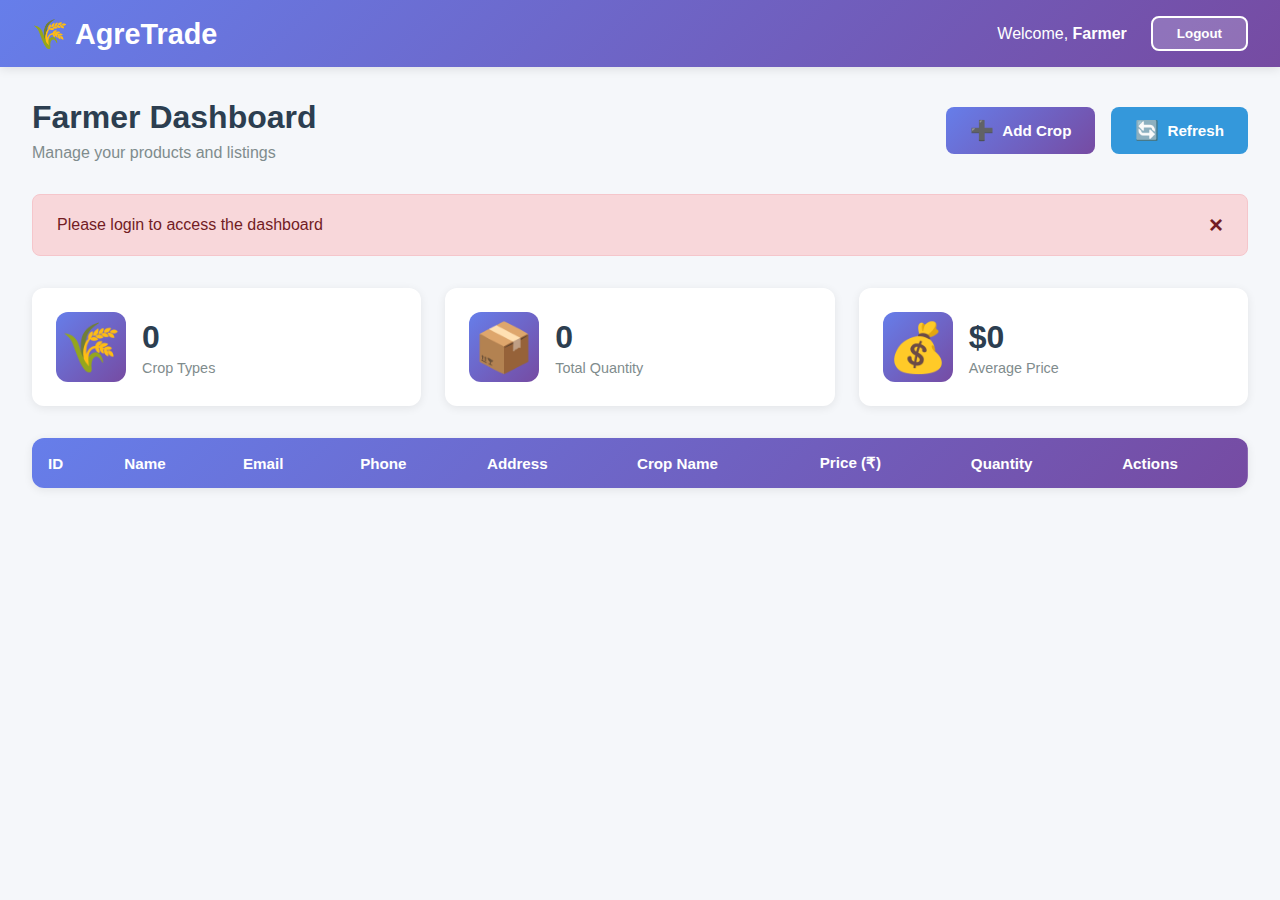
<file: frontend/farmer-dashboard.html>
<!DOCTYPE html>
<html lang="en">
<head>
    <meta charset="UTF-8">
    <meta name="viewport" content="width=device-width, initial-scale=1.0">
    <title>Farmer Dashboard - AgreTrade</title>
    <link rel="stylesheet" href="css/farmer-dashboard.css">
</head>
<body>
    <!-- Navigation Bar -->
    <nav class="navbar">
        <div class="nav-container">
            <div class="nav-brand">
                <h1>🌾 AgreTrade</h1>
            </div>
            <div class="nav-menu">
                <span class="nav-user">Welcome, <strong id="userName">Farmer</strong></span>
                <button class="btn-logout" onclick="logout()">Logout</button>
            </div>
        </div>
    </nav>

    <!-- Main Content -->
    <div class="dashboard-container">
        <!-- Header Section -->
        <div class="dashboard-header">
            <div class="header-content">
                <h2>Farmer Dashboard</h2>
                <p>Manage your products and listings</p>
            </div>
            <div class="header-actions">
                <button class="btn-primary" onclick="openAddCropModal()">
                    <span class="btn-icon">➕</span>
                    Add Crop
                </button>
                <button class="btn-refresh" onclick="loadFarmers()">
                    <span class="btn-icon">🔄</span>
                    Refresh
                </button>
            </div>
        </div>

        <!-- Alert Messages -->
        <div id="alertMessage" class="alert hidden">
            <span id="alertText"></span>
            <button class="close-btn" onclick="closeAlert()">&times;</button>
        </div>

        <!-- Loading Spinner -->
        <div id="loadingSpinner" class="loading-container hidden">
            <div class="spinner"></div>
            <p>Loading farmers data...</p>
        </div>

        <!-- Statistics Cards -->
        <div class="stats-container" id="statsContainer">
            <div class="stat-card">
                <div class="stat-icon">🌾</div>
                <div class="stat-info">
                    <h3 id="totalCrops">0</h3>
                    <p>Crop Types</p>
                </div>
            </div>
            <div class="stat-card">
                <div class="stat-icon">📦</div>
                <div class="stat-info">
                    <h3 id="totalQuantity">0</h3>
                    <p>Total Quantity</p>
                </div>
            </div>
            <div class="stat-card">
                <div class="stat-icon">💰</div>
                <div class="stat-info">
                    <h3 id="avgPrice">$0</h3>
                    <p>Average Price</p>
                </div>
            </div>
        </div>

        <!-- Farmers Table -->
        <div class="table-container">
            <div id="noDataMessage" class="no-data hidden">
                <div class="no-data-icon">📋</div>
                <h3>No Farmers Found</h3>
                <p>There are no registered farmers yet. Be the first to add products!</p>
                <button class="btn-primary" onclick="window.location.href='farmer-register.html'">
                    Add Your First Product
                </button>
            </div>

            <table class="farmers-table" id="farmersTable">
                <thead>
                    <tr>
                        <th>ID</th>
                        <th>Name</th>
                        <th>Email</th>
                        <th>Phone</th>
                        <th>Address</th>
                        <th>Crop Name</th>
                        <th>Price (₹)</th>
                        <th>Quantity</th>
                        <th>Actions</th>
                    </tr>
                </thead>
                <tbody id="farmersTableBody">
                    <!-- Table rows will be dynamically inserted here -->
                </tbody>
            </table>
        </div>
    </div>

    <!-- Add Crop Modal -->
    <div id="addCropModal" class="modal hidden">
        <div class="modal-content">
            <div class="modal-header">
                <h2>🌾 Add New Crop</h2>
                <button class="modal-close" onclick="closeAddCropModal()">&times;</button>
            </div>
            <form id="addCropForm" class="modal-form">
                <div class="form-group">
                    <label for="cropName">Crop Name *</label>
                    <input type="text" id="cropName" placeholder="e.g., Wheat, Rice, Tomatoes" required>
                </div>

                <div class="form-row">
                    <div class="form-group">
                        <label for="cropPrice">Price (₹ per unit) *</label>
                        <input type="number" id="cropPrice" step="0.01" min="0" placeholder="e.g., 25.00" required>
                    </div>
                    <div class="form-group">
                        <label for="cropQuantity">Quantity *</label>
                        <input type="number" id="cropQuantity" step="0.01" min="0" placeholder="e.g., 5000" required>
                    </div>
                </div>

                <div class="form-group">
                    <label for="cropDescription">Description (Optional)</label>
                    <textarea id="cropDescription" rows="3" placeholder="Additional details about your crop..."></textarea>
                </div>

                <div class="modal-actions">
                    <button type="button" class="btn-secondary" onclick="closeAddCropModal()">Cancel</button>
                    <button type="submit" class="btn-primary">
                        <span id="addCropBtnText">Add Crop</span>
                        <span id="addCropBtnLoader" class="loader hidden"></span>
                    </button>
                </div>
            </form>
        </div>
    </div>

    <script src="js/farmer-dashboard.js"></script>
</body>
</html>
</file>
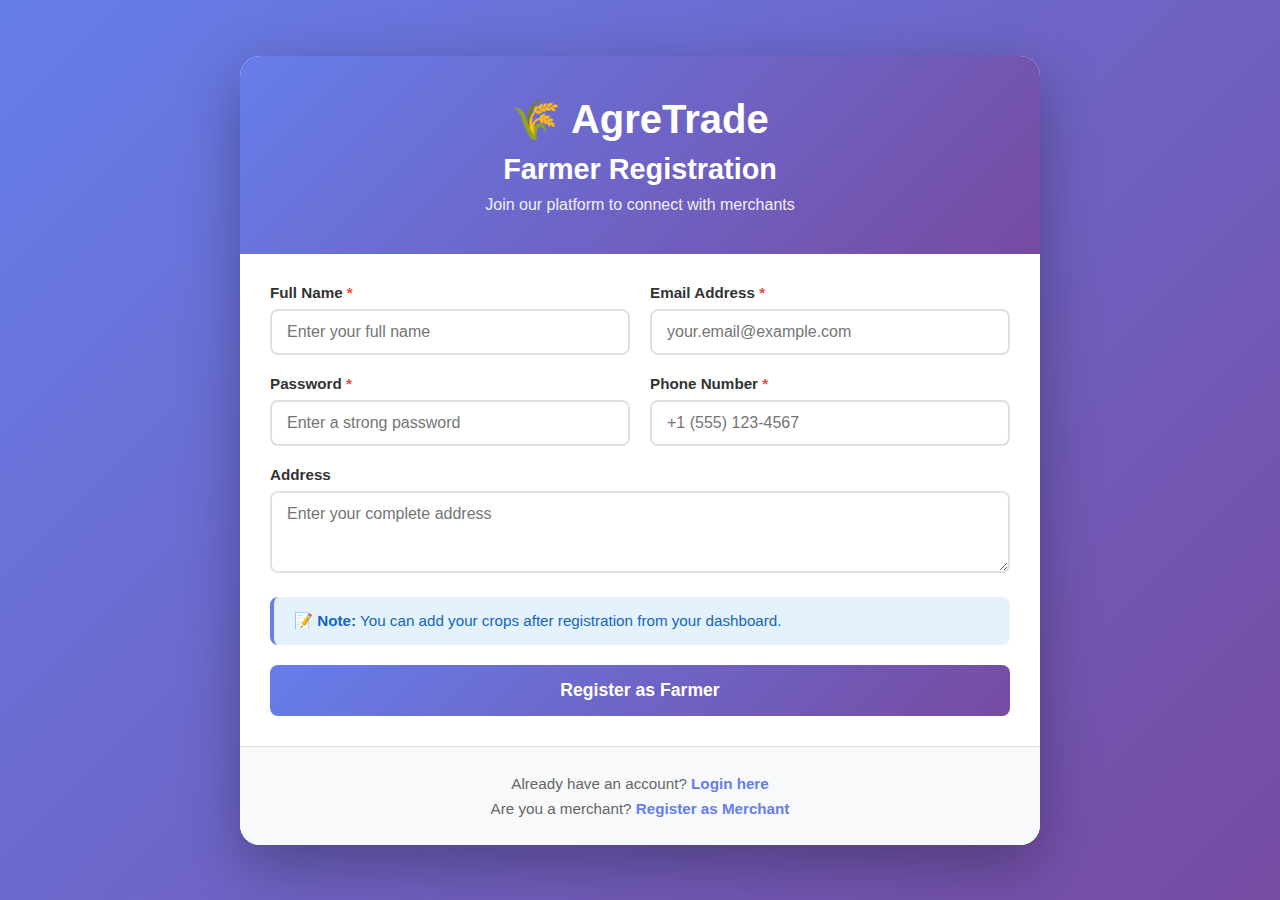
<file: frontend/farmer-register.html>
<!DOCTYPE html>
<html lang="en">
<head>
    <meta charset="UTF-8">
    <meta name="viewport" content="width=device-width, initial-scale=1.0">
    <title>Farmer Registration - AgreTrade</title>
    <link rel="stylesheet" href="css/farmer-register.css">
</head>
<body>
    <div class="container">
        <div class="registration-card">
            <div class="header">
                <h1>🌾 AgreTrade</h1>
                <h2>Farmer Registration</h2>
                <p>Join our platform to connect with merchants</p>
            </div>

            <!-- Alert Messages -->
            <div id="alertMessage" class="alert hidden">
                <span id="alertText"></span>
                <button class="close-btn" onclick="closeAlert()">&times;</button>
            </div>

            <form id="farmerRegistrationForm" class="registration-form">
                <div class="form-row">
                    <div class="form-group">
                        <label for="name">Full Name <span class="required">*</span></label>
                        <input 
                            type="text" 
                            id="name" 
                            name="name" 
                            placeholder="Enter your full name"
                            required
                        >
                    </div>

                    <div class="form-group">
                        <label for="email">Email Address <span class="required">*</span></label>
                        <input 
                            type="email" 
                            id="email" 
                            name="email" 
                            placeholder="your.email@example.com"
                            required
                        >
                    </div>
                </div>

                <div class="form-row">
                    <div class="form-group">
                        <label for="password">Password <span class="required">*</span></label>
                        <input 
                            type="password" 
                            id="password" 
                            name="password" 
                            placeholder="Enter a strong password"
                            required
                            minlength="6"
                        >
                    </div>

                    <div class="form-group">
                        <label for="phoneNumber">Phone Number <span class="required">*</span></label>
                        <input 
                            type="tel" 
                            id="phoneNumber" 
                            name="phoneNumber" 
                            placeholder="+1 (555) 123-4567"
                            required
                        >
                    </div>
                </div>

                <div class="form-group">
                    <label for="address">Address</label>
                    <textarea 
                        id="address" 
                        name="address" 
                        rows="3" 
                        placeholder="Enter your complete address"
                    ></textarea>
                </div>

                <div class="info-box">
                    <p>📝 <strong>Note:</strong> You can add your crops after registration from your dashboard.</p>
                </div>

                <button type="submit" class="submit-btn" id="submitBtn">
                    <span id="btnText">Register as Farmer</span>
                    <span id="btnLoader" class="loader hidden"></span>
                </button>
            </form>

            <div class="footer-links">
                <p>Already have an account? <a href="login.html">Login here</a></p>
                <p>Are you a merchant? <a href="merchant-register.html">Register as Merchant</a></p>
            </div>
        </div>
    </div>

    <script src="js/farmer-register.js"></script>
</body>
</html>
</file>
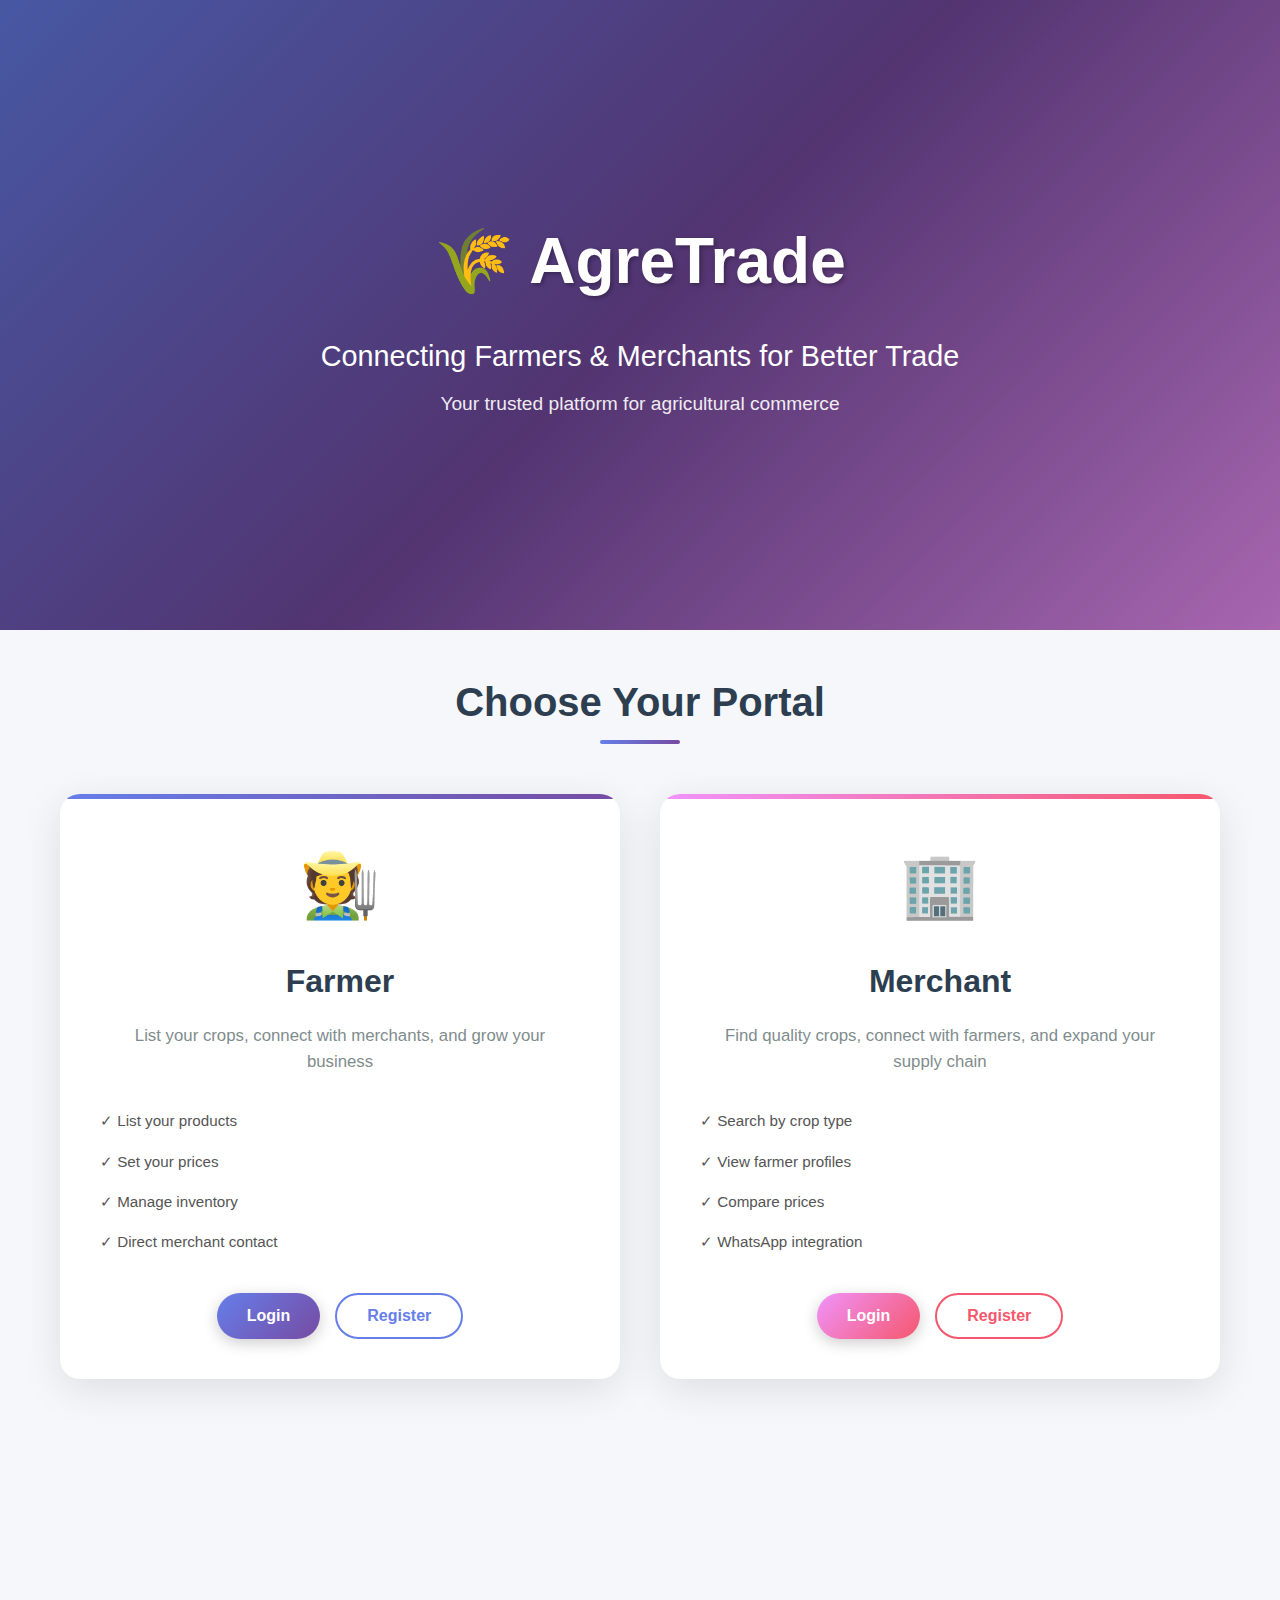
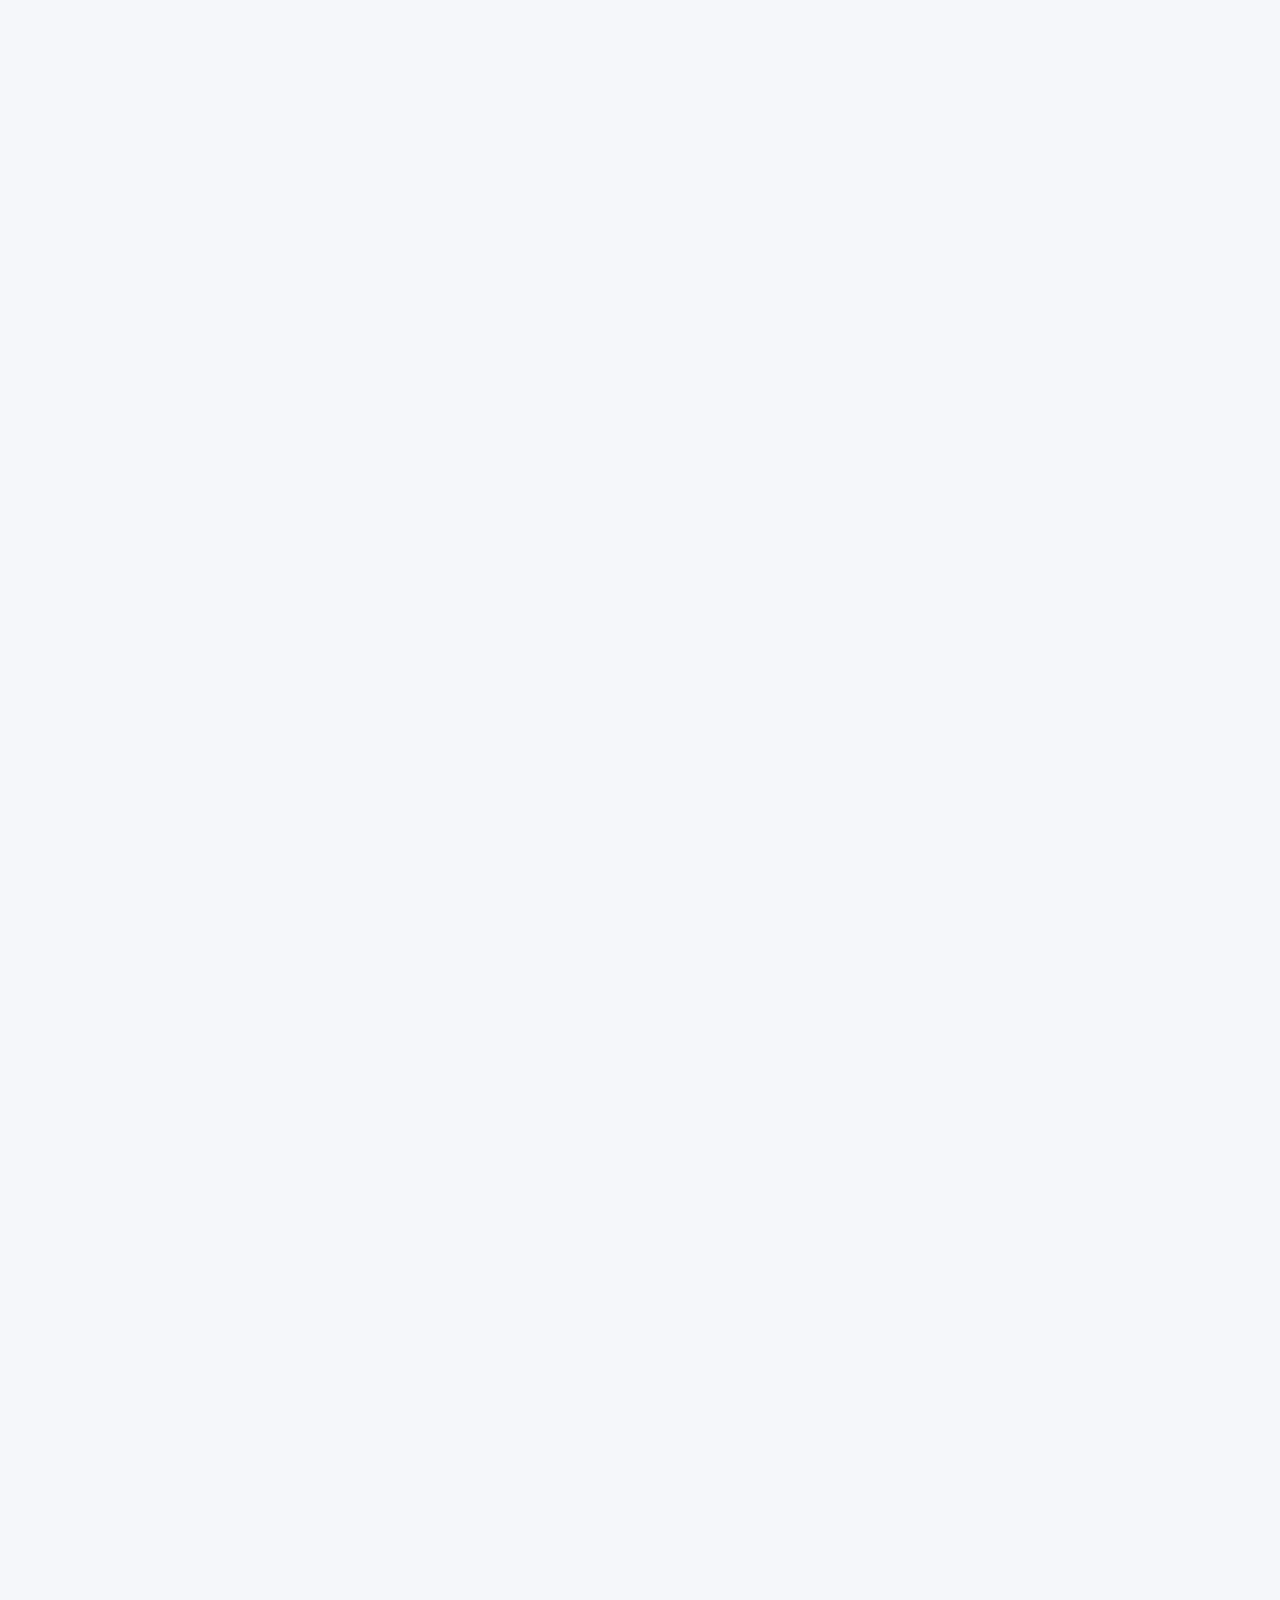
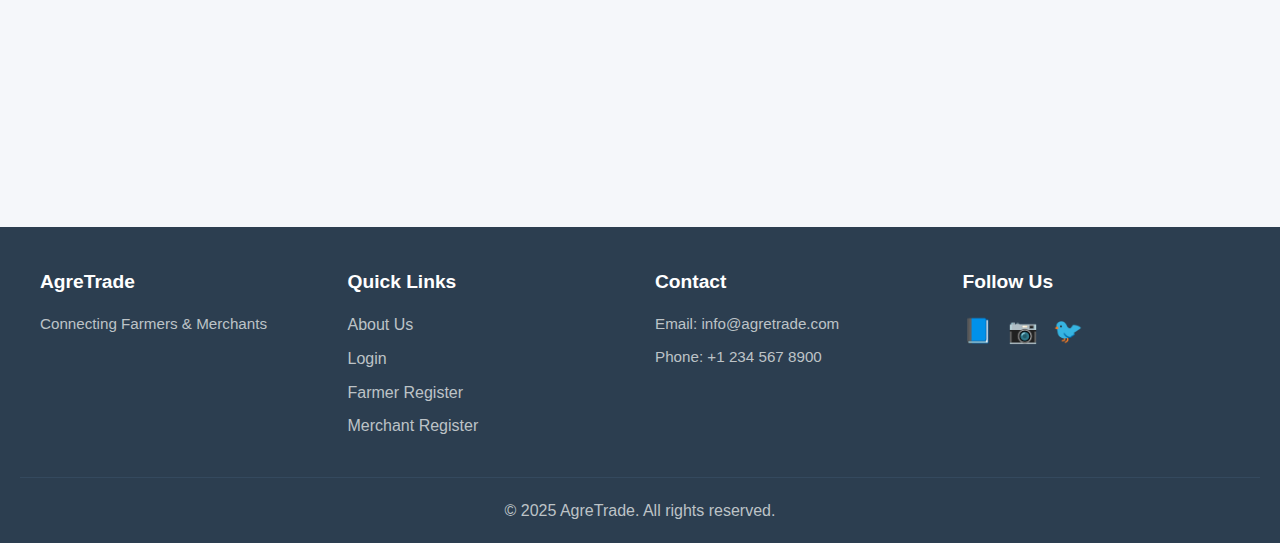
<file: frontend/home.html>
<!DOCTYPE html>
<html lang="en">
<head>
    <meta charset="UTF-8">
    <meta name="viewport" content="width=device-width, initial-scale=1.0">
    <title>AgreTrade - Connecting Farmers & Merchants</title>
    <link rel="stylesheet" href="home.css">
</head>
<body>
    <!-- Hero Section -->
    <div class="hero-section">
        <div class="hero-overlay"></div>
        <div class="hero-content">
            <div class="logo-container">
                <div class="logo">🌾</div>
                <h1 class="brand-name">AgreTrade</h1>
            </div>
            <p class="tagline">Connecting Farmers & Merchants for Better Trade</p>
            <p class="subtitle">Your trusted platform for agricultural commerce</p>
        </div>
    </div>

    <!-- Main Content -->
    <div class="container">
        <!-- User Type Selection -->
        <section class="user-type-section">
            <h2 class="section-title">Choose Your Portal</h2>
            
            <div class="cards-container">
                <!-- Farmer Card -->
                <div class="user-card farmer-card">
                    <div class="card-icon">🧑‍🌾</div>
                    <h3 class="card-title">Farmer</h3>
                    <p class="card-description">List your crops, connect with merchants, and grow your business</p>
                    <ul class="card-features">
                        <li>✓ List your products</li>
                        <li>✓ Set your prices</li>
                        <li>✓ Manage inventory</li>
                        <li>✓ Direct merchant contact</li>
                    </ul>
                    <div class="card-buttons">
                        <button class="btn btn-primary farmer-btn" onclick="location.href='login.html?role=farmer'">
                            <span>Login</span>
                        </button>
                        <button class="btn btn-secondary farmer-btn-outline" onclick="location.href='farmer-register.html'">
                            <span>Register</span>
                        </button>
                    </div>
                </div>

                <!-- Merchant Card -->
                <div class="user-card merchant-card">
                    <div class="card-icon">🏢</div>
                    <h3 class="card-title">Merchant</h3>
                    <p class="card-description">Find quality crops, connect with farmers, and expand your supply chain</p>
                    <ul class="card-features">
                        <li>✓ Search by crop type</li>
                        <li>✓ View farmer profiles</li>
                        <li>✓ Compare prices</li>
                        <li>✓ WhatsApp integration</li>
                    </ul>
                    <div class="card-buttons">
                        <button class="btn btn-primary merchant-btn" onclick="location.href='login.html?role=merchant'">
                            <span>Login</span>
                        </button>
                        <button class="btn btn-secondary merchant-btn-outline" onclick="location.href='merchant-register.html'">
                            <span>Register</span>
                        </button>
                    </div>
                </div>
            </div>
        </section>

        <!-- About Us Section -->
        <section class="about-section">
            <h2 class="section-title">About AgreTrade</h2>
            <div class="about-content">
                <div class="about-text">
                    <h3>Empowering Agricultural Commerce</h3>
                    <p>AgreTrade is a modern platform designed to bridge the gap between farmers and merchants. We believe in fair trade, transparent pricing, and direct connections that benefit everyone in the agricultural supply chain.</p>
                    
                    <h3>Our Mission</h3>
                    <p>To create a seamless marketplace where farmers can showcase their produce directly to merchants, eliminating middlemen and ensuring better prices for both parties.</p>
                    
                    <h3>Why Choose AgreTrade?</h3>
                    <div class="features-grid">
                        <div class="feature-item">
                            <div class="feature-icon">🔒</div>
                            <h4>Secure Platform</h4>
                            <p>Your data is protected with industry-standard security</p>
                        </div>
                        <div class="feature-item">
                            <div class="feature-icon">💬</div>
                            <h4>Direct Communication</h4>
                            <p>Connect instantly via WhatsApp and phone</p>
                        </div>
                        <div class="feature-item">
                            <div class="feature-icon">📊</div>
                            <h4>Easy Management</h4>
                            <p>Intuitive dashboards for tracking and managing</p>
                        </div>
                        <div class="feature-item">
                            <div class="feature-icon">🌍</div>
                            <h4>Wide Reach</h4>
                            <p>Connect with buyers and sellers across regions</p>
                        </div>
                    </div>
                </div>
            </div>
        </section>

        <!-- How It Works Section -->
        <section class="how-it-works">
            <h2 class="section-title">How It Works</h2>
            <div class="steps-container">
                <div class="step">
                    <div class="step-number">1</div>
                    <h4>Register</h4>
                    <p>Sign up as a farmer or merchant</p>
                </div>
                <div class="step-arrow">→</div>
                <div class="step">
                    <div class="step-number">2</div>
                    <h4>Create Profile</h4>
                    <p>Add your details and products</p>
                </div>
                <div class="step-arrow">→</div>
                <div class="step">
                    <div class="step-number">3</div>
                    <h4>Connect</h4>
                    <p>Search and contact partners</p>
                </div>
                <div class="step-arrow">→</div>
                <div class="step">
                    <div class="step-number">4</div>
                    <h4>Trade</h4>
                    <p>Complete transactions directly</p>
                </div>
            </div>
        </section>

        <!-- CTA Section -->
        <section class="cta-section">
            <h2>Ready to Get Started?</h2>
            <p>Join thousands of farmers and merchants already trading on AgreTrade</p>
            <div class="cta-buttons">
                <button class="btn btn-large btn-farmer" onclick="location.href='farmer-register.html'">
                    Register as Farmer
                </button>
                <button class="btn btn-large btn-merchant" onclick="location.href='merchant-register.html'">
                    Register as Merchant
                </button>
            </div>
        </section>
    </div>

    <!-- Footer -->
    <footer class="footer">
        <div class="footer-content">
            <div class="footer-section">
                <h4>AgreTrade</h4>
                <p>Connecting Farmers & Merchants</p>
            </div>
            <div class="footer-section">
                <h4>Quick Links</h4>
                <ul>
                    <li><a href="#about">About Us</a></li>
                    <li><a href="login.html">Login</a></li>
                    <li><a href="farmer-register.html">Farmer Register</a></li>
                    <li><a href="merchant-register.html">Merchant Register</a></li>
                </ul>
            </div>
            <div class="footer-section">
                <h4>Contact</h4>
                <p>Email: info@agretrade.com</p>
                <p>Phone: +1 234 567 8900</p>
            </div>
            <div class="footer-section">
                <h4>Follow Us</h4>
                <div class="social-links">
                    <a href="#" class="social-icon">📘</a>
                    <a href="#" class="social-icon">📷</a>
                    <a href="#" class="social-icon">🐦</a>
                </div>
            </div>
        </div>
        <div class="footer-bottom">
            <p>&copy; 2025 AgreTrade. All rights reserved.</p>
        </div>
    </footer>

    <script src="home.js"></script>
</body>
</html>
</file>
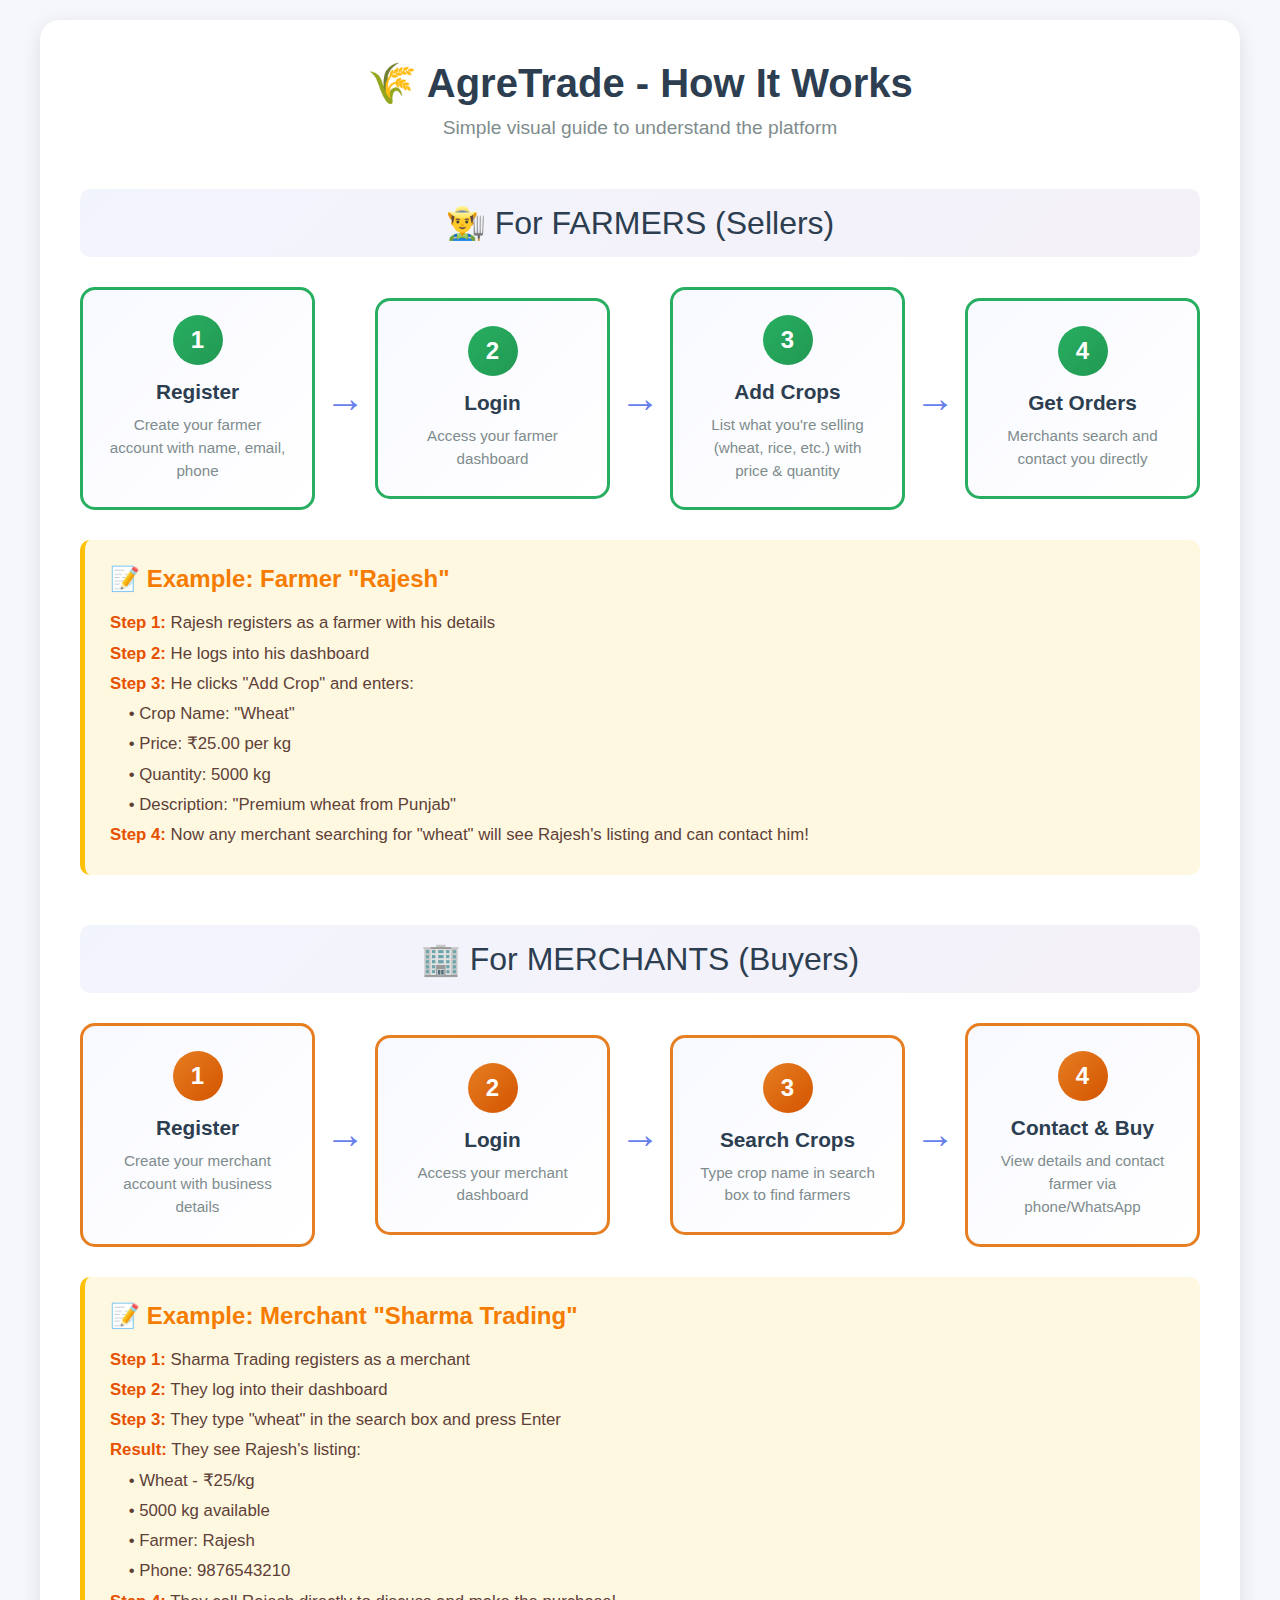
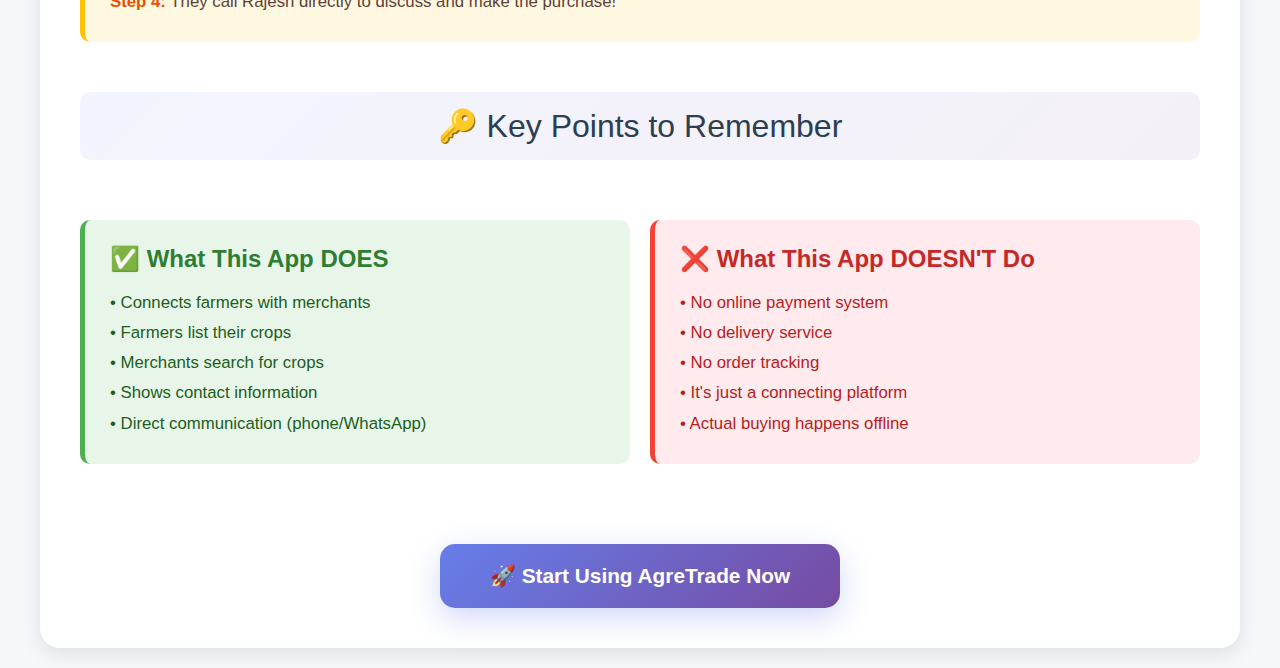
<file: frontend/how-it-works.html>
<!DOCTYPE html>
<html lang="en">
<head>
    <meta charset="UTF-8">
    <meta name="viewport" content="width=device-width, initial-scale=1.0">
    <title>AgreTrade - How It Works (Visual Guide)</title>
    <style>
        * {
            margin: 0;
            padding: 0;
            box-sizing: border-box;
        }

        body {
            font-family: 'Segoe UI', Tahoma, Geneva, Verdana, sans-serif;
            background: #f5f7fa;
            padding: 20px;
        }

        .container {
            max-width: 1200px;
            margin: 0 auto;
            background: white;
            border-radius: 20px;
            box-shadow: 0 5px 20px rgba(0, 0, 0, 0.1);
            padding: 40px;
        }

        .header {
            text-align: center;
            margin-bottom: 50px;
        }

        .header h1 {
            font-size: 2.5rem;
            color: #2c3e50;
            margin-bottom: 10px;
        }

        .header p {
            color: #7f8c8d;
            font-size: 1.2rem;
        }

        .flow-section {
            margin: 50px 0;
        }

        .flow-title {
            font-size: 2rem;
            color: #2c3e50;
            margin-bottom: 30px;
            text-align: center;
            padding: 15px;
            background: linear-gradient(135deg, #667eea15 0%, #764ba215 100%);
            border-radius: 10px;
        }

        .flow-steps {
            display: flex;
            align-items: center;
            justify-content: space-between;
            margin: 30px 0;
            flex-wrap: wrap;
        }

        .step-box {
            background: linear-gradient(135deg, #f8f9ff 0%, #fff 100%);
            border: 3px solid #667eea;
            border-radius: 15px;
            padding: 25px;
            flex: 1;
            min-width: 180px;
            text-align: center;
            transition: all 0.3s ease;
        }

        .step-box:hover {
            transform: translateY(-5px);
            box-shadow: 0 10px 25px rgba(102, 126, 234, 0.3);
        }

        .farmer-step {
            border-color: #27ae60;
        }

        .merchant-step {
            border-color: #e67e22;
        }

        .step-number {
            background: linear-gradient(135deg, #667eea 0%, #764ba2 100%);
            color: white;
            width: 50px;
            height: 50px;
            border-radius: 50%;
            display: flex;
            align-items: center;
            justify-content: center;
            font-size: 1.5rem;
            font-weight: bold;
            margin: 0 auto 15px;
        }

        .farmer-step .step-number {
            background: linear-gradient(135deg, #27ae60 0%, #229954 100%);
        }

        .merchant-step .step-number {
            background: linear-gradient(135deg, #e67e22 0%, #d35400 100%);
        }

        .step-title {
            font-size: 1.3rem;
            color: #2c3e50;
            font-weight: bold;
            margin-bottom: 10px;
        }

        .step-desc {
            color: #7f8c8d;
            font-size: 0.95rem;
            line-height: 1.5;
        }

        .arrow {
            font-size: 2.5rem;
            color: #667eea;
            margin: 0 10px;
        }

        .example-section {
            background: #fff8e1;
            border-left: 5px solid #ffc107;
            padding: 25px;
            margin: 30px 0;
            border-radius: 10px;
        }

        .example-title {
            color: #f57c00;
            font-size: 1.5rem;
            margin-bottom: 15px;
            font-weight: bold;
        }

        .example-content {
            color: #5d4037;
            line-height: 1.8;
            font-size: 1.05rem;
        }

        .example-content strong {
            color: #e65100;
        }

        .btn-start {
            display: block;
            width: fit-content;
            margin: 40px auto 0;
            padding: 20px 50px;
            background: linear-gradient(135deg, #667eea 0%, #764ba2 100%);
            color: white;
            text-decoration: none;
            border-radius: 15px;
            font-size: 1.3rem;
            font-weight: bold;
            transition: all 0.3s ease;
            box-shadow: 0 10px 30px rgba(102, 126, 234, 0.3);
        }

        .btn-start:hover {
            transform: translateY(-5px);
            box-shadow: 0 15px 40px rgba(102, 126, 234, 0.5);
        }

        @media (max-width: 768px) {
            .flow-steps {
                flex-direction: column;
            }

            .arrow {
                transform: rotate(90deg);
                margin: 10px 0;
            }

            .step-box {
                margin: 10px 0;
            }
        }
    </style>
</head>
<body>
    <div class="container">
        <div class="header">
            <h1>🌾 AgreTrade - How It Works</h1>
            <p>Simple visual guide to understand the platform</p>
        </div>

        <!-- Farmer Flow -->
        <div class="flow-section">
            <div class="flow-title">👨‍🌾 For FARMERS (Sellers)</div>
            
            <div class="flow-steps">
                <div class="step-box farmer-step">
                    <div class="step-number">1</div>
                    <div class="step-title">Register</div>
                    <div class="step-desc">Create your farmer account with name, email, phone</div>
                </div>

                <div class="arrow">→</div>

                <div class="step-box farmer-step">
                    <div class="step-number">2</div>
                    <div class="step-title">Login</div>
                    <div class="step-desc">Access your farmer dashboard</div>
                </div>

                <div class="arrow">→</div>

                <div class="step-box farmer-step">
                    <div class="step-number">3</div>
                    <div class="step-title">Add Crops</div>
                    <div class="step-desc">List what you're selling (wheat, rice, etc.) with price & quantity</div>
                </div>

                <div class="arrow">→</div>

                <div class="step-box farmer-step">
                    <div class="step-number">4</div>
                    <div class="step-title">Get Orders</div>
                    <div class="step-desc">Merchants search and contact you directly</div>
                </div>
            </div>

            <!-- Farmer Example -->
            <div class="example-section">
                <div class="example-title">📝 Example: Farmer "Rajesh"</div>
                <div class="example-content">
                    <strong>Step 1:</strong> Rajesh registers as a farmer with his details<br>
                    <strong>Step 2:</strong> He logs into his dashboard<br>
                    <strong>Step 3:</strong> He clicks "Add Crop" and enters:<br>
                    &nbsp;&nbsp;&nbsp;&nbsp;• Crop Name: "Wheat"<br>
                    &nbsp;&nbsp;&nbsp;&nbsp;• Price: ₹25.00 per kg<br>
                    &nbsp;&nbsp;&nbsp;&nbsp;• Quantity: 5000 kg<br>
                    &nbsp;&nbsp;&nbsp;&nbsp;• Description: "Premium wheat from Punjab"<br>
                    <strong>Step 4:</strong> Now any merchant searching for "wheat" will see Rajesh's listing and can contact him!
                </div>
            </div>
        </div>

        <!-- Merchant Flow -->
        <div class="flow-section">
            <div class="flow-title">🏢 For MERCHANTS (Buyers)</div>
            
            <div class="flow-steps">
                <div class="step-box merchant-step">
                    <div class="step-number">1</div>
                    <div class="step-title">Register</div>
                    <div class="step-desc">Create your merchant account with business details</div>
                </div>

                <div class="arrow">→</div>

                <div class="step-box merchant-step">
                    <div class="step-number">2</div>
                    <div class="step-title">Login</div>
                    <div class="step-desc">Access your merchant dashboard</div>
                </div>

                <div class="arrow">→</div>

                <div class="step-box merchant-step">
                    <div class="step-number">3</div>
                    <div class="step-title">Search Crops</div>
                    <div class="step-desc">Type crop name in search box to find farmers</div>
                </div>

                <div class="arrow">→</div>

                <div class="step-box merchant-step">
                    <div class="step-number">4</div>
                    <div class="step-title">Contact & Buy</div>
                    <div class="step-desc">View details and contact farmer via phone/WhatsApp</div>
                </div>
            </div>

            <!-- Merchant Example -->
            <div class="example-section">
                <div class="example-title">📝 Example: Merchant "Sharma Trading"</div>
                <div class="example-content">
                    <strong>Step 1:</strong> Sharma Trading registers as a merchant<br>
                    <strong>Step 2:</strong> They log into their dashboard<br>
                    <strong>Step 3:</strong> They type "wheat" in the search box and press Enter<br>
                    <strong>Result:</strong> They see Rajesh's listing:<br>
                    &nbsp;&nbsp;&nbsp;&nbsp;• Wheat - ₹25/kg<br>
                    &nbsp;&nbsp;&nbsp;&nbsp;• 5000 kg available<br>
                    &nbsp;&nbsp;&nbsp;&nbsp;• Farmer: Rajesh<br>
                    &nbsp;&nbsp;&nbsp;&nbsp;• Phone: 9876543210<br>
                    <strong>Step 4:</strong> They call Rajesh directly to discuss and make the purchase!
                </div>
            </div>
        </div>

        <!-- Key Points -->
        <div class="flow-section">
            <div class="flow-title">🔑 Key Points to Remember</div>
            
            <div style="display: grid; grid-template-columns: repeat(auto-fit, minmax(300px, 1fr)); gap: 20px; margin-top: 30px;">
                <div class="example-section" style="background: #e8f5e9; border-left-color: #4caf50;">
                    <div class="example-title" style="color: #2e7d32;">✅ What This App DOES</div>
                    <div class="example-content" style="color: #1b5e20;">
                        • Connects farmers with merchants<br>
                        • Farmers list their crops<br>
                        • Merchants search for crops<br>
                        • Shows contact information<br>
                        • Direct communication (phone/WhatsApp)
                    </div>
                </div>

                <div class="example-section" style="background: #ffebee; border-left-color: #f44336;">
                    <div class="example-title" style="color: #c62828;">❌ What This App DOESN'T Do</div>
                    <div class="example-content" style="color: #b71c1c;">
                        • No online payment system<br>
                        • No delivery service<br>
                        • No order tracking<br>
                        • It's just a connecting platform<br>
                        • Actual buying happens offline
                    </div>
                </div>
            </div>
        </div>

        <a href="start.html" class="btn-start">🚀 Start Using AgreTrade Now</a>
    </div>
</body>
</html>
</file>
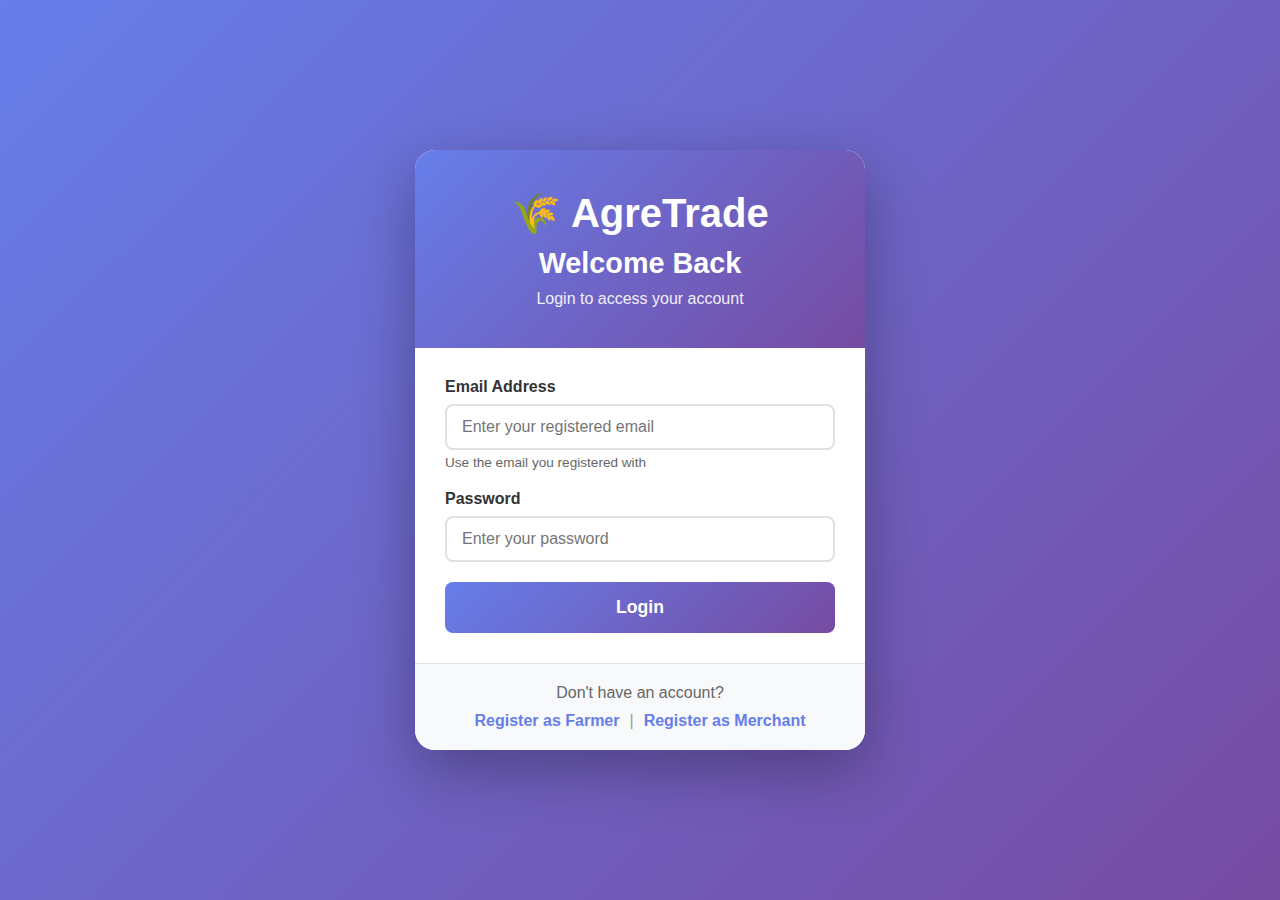
<file: frontend/login.html>
<!DOCTYPE html>
<html lang="en">
<head>
    <meta charset="UTF-8">
    <meta name="viewport" content="width=device-width, initial-scale=1.0">
    <title>Login - AgreTrade</title>
    <link rel="stylesheet" href="css/login.css">
</head>
<body>
    <div class="container">
        <div class="login-card">
            <div class="header">
                <h1>🌾 AgreTrade</h1>
                <h2>Welcome Back</h2>
                <p>Login to access your account</p>
            </div>

            <div id="alertMessage" class="alert hidden">
                <span id="alertText"></span>
                <button class="close-btn" onclick="closeAlert()">&times;</button>
            </div>

            <form id="loginForm" class="login-form">
                <div class="form-group">
                    <label for="username">Email Address</label>
                    <input 
                        type="email" 
                        id="username" 
                        name="username" 
                        placeholder="Enter your registered email"
                        required
                    >
                    <small class="hint">Use the email you registered with</small>
                </div>

                <div class="form-group">
                    <label for="password">Password</label>
                    <input 
                        type="password" 
                        id="password" 
                        name="password" 
                        placeholder="Enter your password"
                        required
                    >
                </div>

                <button type="submit" class="submit-btn" id="submitBtn">
                    <span id="btnText">Login</span>
                    <span id="btnLoader" class="loader hidden"></span>
                </button>
            </form>

            <div class="footer-links">
                <p>Don't have an account?</p>
                <div class="register-options">
                    <a href="farmer-register.html" class="register-link">Register as Farmer</a>
                    <span>|</span>
                    <a href="merchant-register.html" class="register-link">Register as Merchant</a>
                </div>
            </div>
        </div>
    </div>

    <script src="js/login.js"></script>
</body>
</html>
</file>
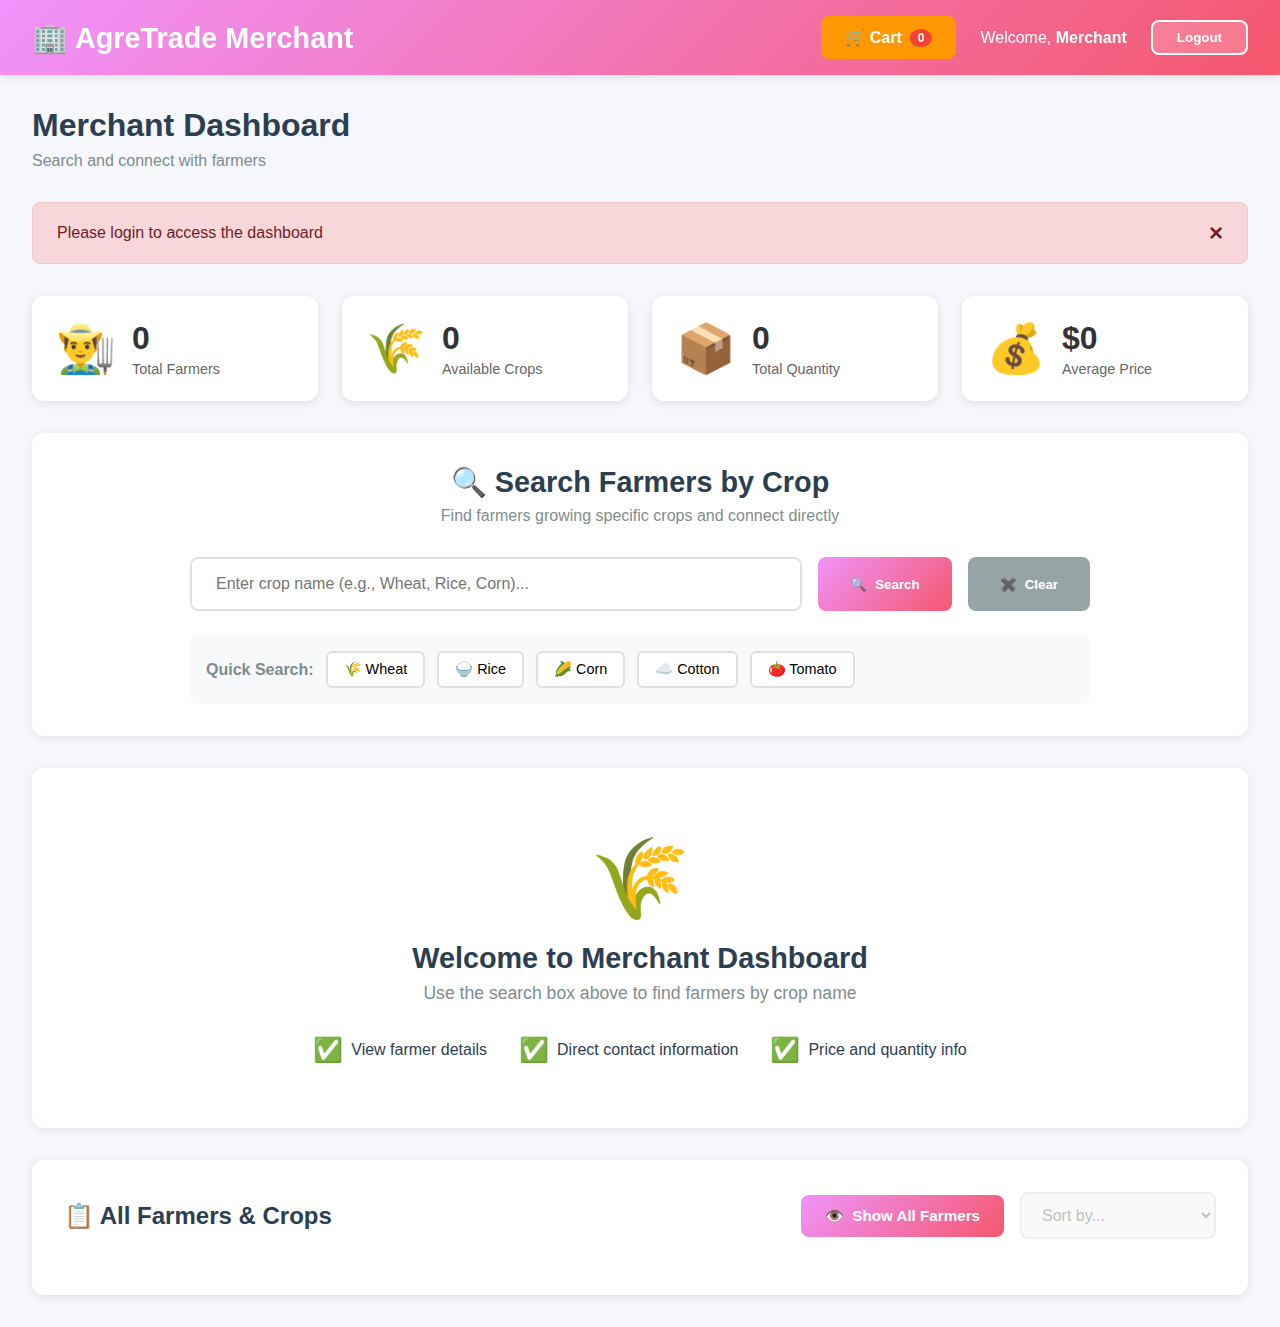
<file: frontend/merchant-dashboard.html>
<!DOCTYPE html>
<html lang="en">
<head>
    <meta charset="UTF-8">
    <meta name="viewport" content="width=device-width, initial-scale=1.0">
    <title>Merchant Dashboard - AgreTrade</title>
    <link rel="stylesheet" href="css/merchant-dashboard.css">
</head>
<body>
    <!-- Navigation Bar -->
    <nav class="navbar">
        <div class="nav-container">
            <div class="nav-brand">
                <h1>🏢 AgreTrade Merchant</h1>
            </div>
            <div class="nav-menu">
                <button class="btn-cart" onclick="openCartModal()">
                    🛒 Cart <span id="cartCount" class="cart-badge">0</span>
                </button>
                <span class="nav-user">Welcome, <strong id="userName">Merchant</strong></span>
                <button class="btn-logout" onclick="logout()">Logout</button>
            </div>
        </div>
    </nav>

    <!-- Main Content -->
    <div class="dashboard-container">
        <!-- Header Section -->
        <div class="dashboard-header">
            <div class="header-content">
                <h2>Merchant Dashboard</h2>
                <p>Search and connect with farmers</p>
            </div>
        </div>

        <!-- Alert Messages -->
        <div id="alertMessage" class="alert hidden">
            <span id="alertText"></span>
            <button class="close-btn" onclick="closeAlert()">&times;</button>
        </div>

        <!-- Statistics Cards -->
        <div class="stats-container" id="statsContainer">
            <div class="stat-card">
                <div class="stat-icon">👨‍🌾</div>
                <div class="stat-info">
                    <h3 id="totalFarmers">0</h3>
                    <p>Total Farmers</p>
                </div>
            </div>
            <div class="stat-card">
                <div class="stat-icon">🌾</div>
                <div class="stat-info">
                    <h3 id="totalCrops">0</h3>
                    <p>Available Crops</p>
                </div>
            </div>
            <div class="stat-card">
                <div class="stat-icon">📦</div>
                <div class="stat-info">
                    <h3 id="totalQuantity">0</h3>
                    <p>Total Quantity</p>
                </div>
            </div>
            <div class="stat-card">
                <div class="stat-icon">💰</div>
                <div class="stat-info">
                    <h3 id="avgPrice">$0</h3>
                    <p>Average Price</p>
                </div>
            </div>
        </div>

        <!-- Search Section -->
        <div class="search-section">
            <div class="search-container">
                <div class="search-header">
                    <h3>🔍 Search Farmers by Crop</h3>
                    <p>Find farmers growing specific crops and connect directly</p>
                </div>
                
                <div class="search-box-container">
                    <input 
                        type="text" 
                        id="cropSearchInput" 
                        class="search-input"
                        placeholder="Enter crop name (e.g., Wheat, Rice, Corn)..."
                        onkeyup="handleSearchKeypress(event)"
                    >
                    <button class="btn-search" onclick="searchFarmers()">
                        <span class="search-icon">🔍</span>
                        Search
                    </button>
                    <button class="btn-clear" onclick="clearSearch()">
                        <span class="clear-icon">✖️</span>
                        Clear
                    </button>
                </div>

                <div class="quick-search">
                    <span class="quick-label">Quick Search:</span>
                    <button class="quick-btn" onclick="quickSearch('Wheat')">🌾 Wheat</button>
                    <button class="quick-btn" onclick="quickSearch('Rice')">🍚 Rice</button>
                    <button class="quick-btn" onclick="quickSearch('Corn')">🌽 Corn</button>
                    <button class="quick-btn" onclick="quickSearch('Cotton')">☁️ Cotton</button>
                    <button class="quick-btn" onclick="quickSearch('Tomato')">🍅 Tomato</button>
                </div>
            </div>
        </div>

        <!-- Loading Spinner -->
        <div id="loadingSpinner" class="loading-container hidden">
            <div class="spinner"></div>
            <p>Searching for farmers...</p>
        </div>

        <!-- Results Section -->
        <div id="resultsSection" class="results-section hidden">
            <div class="results-header">
                <h3 id="resultsTitle">Search Results</h3>
                <span id="resultsCount" class="results-count">0 farmers found</span>
            </div>

            <!-- Results Grid -->
            <div id="resultsGrid" class="results-grid">
                <!-- Farmer cards will be dynamically inserted here -->
            </div>
        </div>

        <!-- No Results Message -->
        <div id="noResults" class="no-results hidden">
            <div class="no-results-icon">🔍</div>
            <h3>No Farmers Found</h3>
            <p id="noResultsMessage">No farmers found growing this crop. Try searching for a different crop.</p>
        </div>

        <!-- Welcome Message (shown initially) -->
        <div id="welcomeMessage" class="welcome-message">
            <div class="welcome-icon">🌾</div>
            <h3>Welcome to Merchant Dashboard</h3>
            <p>Use the search box above to find farmers by crop name</p>
            <div class="welcome-features">
                <div class="feature-item">
                    <span class="feature-icon">✅</span>
                    <span>View farmer details</span>
                </div>
                <div class="feature-item">
                    <span class="feature-icon">✅</span>
                    <span>Direct contact information</span>
                </div>
                <div class="feature-item">
                    <span class="feature-icon">✅</span>
                    <span>Price and quantity info</span>
                </div>
            </div>
        </div>

        <!-- All Farmers List Section -->
        <div class="all-farmers-section">
            <div class="section-header">
                <h3>📋 All Farmers & Crops</h3>
                <div class="section-actions">
                    <button class="btn-primary" onclick="showAllFarmers()">
                        <span>👁️</span>
                        Show All Farmers
                    </button>
                    <select id="sortFarmersList" onchange="sortFarmersList()" disabled>
                        <option value="">Sort by...</option>
                        <option value="name">Farmer Name (A-Z)</option>
                        <option value="name-desc">Farmer Name (Z-A)</option>
                        <option value="crop">Crop Name (A-Z)</option>
                        <option value="crop-desc">Crop Name (Z-A)</option>
                        <option value="price-asc">Price (Low to High)</option>
                        <option value="price-desc">Price (High to Low)</option>
                    </select>
                </div>
            </div>

            <!-- Farmers Table -->
            <div id="allFarmersTable" class="farmers-table-container hidden">
                <table class="farmers-table">
                    <thead>
                        <tr>
                            <th>#</th>
                            <th>Farmer Name</th>
                            <th>Crop Name</th>
                            <th>Price (₹/unit)</th>
                            <th>Quantity</th>
                            <th>Phone</th>
                            <th>Address</th>
                            <th>Actions</th>
                        </tr>
                    </thead>
                    <tbody id="allFarmersTableBody">
                        <!-- Table rows will be dynamically inserted here -->
                    </tbody>
                </table>
            </div>
        </div>
    </div>

    <!-- Cart Modal -->
    <div id="cartModal" class="modal hidden">
        <div class="modal-content" style="max-width: 900px;">
            <div class="modal-header">
                <h2>🛒 My Cart</h2>
                <button class="modal-close" onclick="closeCartModal()">&times;</button>
            </div>
            <div class="modal-body">
                <div id="cartEmpty" class="no-data">
                    <div class="no-data-icon">🛒</div>
                    <h3>Your cart is empty</h3>
                    <p>Add crops you're interested in to your cart for easy access later!</p>
                </div>
                <div id="cartItems" class="cart-items-container hidden">
                    <table class="farmers-table">
                        <thead>
                            <tr>
                                <th>#</th>
                                <th>Crop</th>
                                <th>Farmer</th>
                                <th>Price (₹/unit)</th>
                                <th>Quantity</th>
                                <th>Phone</th>
                                <th>Actions</th>
                            </tr>
                        </thead>
                        <tbody id="cartTableBody">
                            <!-- Cart items will be dynamically inserted here -->
                        </tbody>
                    </table>
                </div>
            </div>
            <div class="modal-actions">
                <button class="btn-danger" onclick="clearCart()">🗑️ Clear Cart</button>
                <button class="btn-secondary" onclick="closeCartModal()">Close</button>
            </div>
        </div>
    </div>

    <!-- Contact Modal -->
    <div id="contactModal" class="modal hidden">
        <div class="modal-content">
            <div class="modal-header">
                <h2>📞 Contact Farmer</h2>
                <button class="modal-close" onclick="closeContactModal()">&times;</button>
            </div>
            <div class="modal-body">
                <div class="contact-info">
                    <h3 id="contactName"></h3>
                    <div class="info-row">
                        <span class="info-label">📧 Email:</span>
                        <a id="contactEmail" href="" class="info-value"></a>
                    </div>
                    <div class="info-row">
                        <span class="info-label">📱 Phone:</span>
                        <a id="contactPhone" href="" class="info-value"></a>
                    </div>
                    <div class="info-row">
                        <span class="info-label">📍 Address:</span>
                        <span id="contactAddress" class="info-value"></span>
                    </div>
                    <div class="info-row">
                        <span class="info-label">🌾 Crop:</span>
                        <span id="contactCrop" class="info-value"></span>
                    </div>
                    <div class="info-row">
                        <span class="info-label">💰 Price:</span>
                        <span id="contactPrice" class="info-value"></span>
                    </div>
                    <div class="info-row">
                        <span class="info-label">📦 Quantity:</span>
                        <span id="contactQuantity" class="info-value"></span>
                    </div>
                    
                    <!-- WhatsApp Contact Section -->
                    <div class="whatsapp-section">
                        <h4>💬 Contact via WhatsApp</h4>
                        <a id="whatsappLink" href="" target="_blank" class="btn-whatsapp">
                            <span class="whatsapp-icon">📱</span>
                            Chat on WhatsApp
                        </a>
                    </div>
                </div>
            </div>
            <div class="modal-actions">
                <button class="btn-secondary" onclick="closeContactModal()">Close</button>
            </div>
        </div>
    </div>

    <script src="js/merchant-dashboard.js"></script>
</body>
</html>
</file>
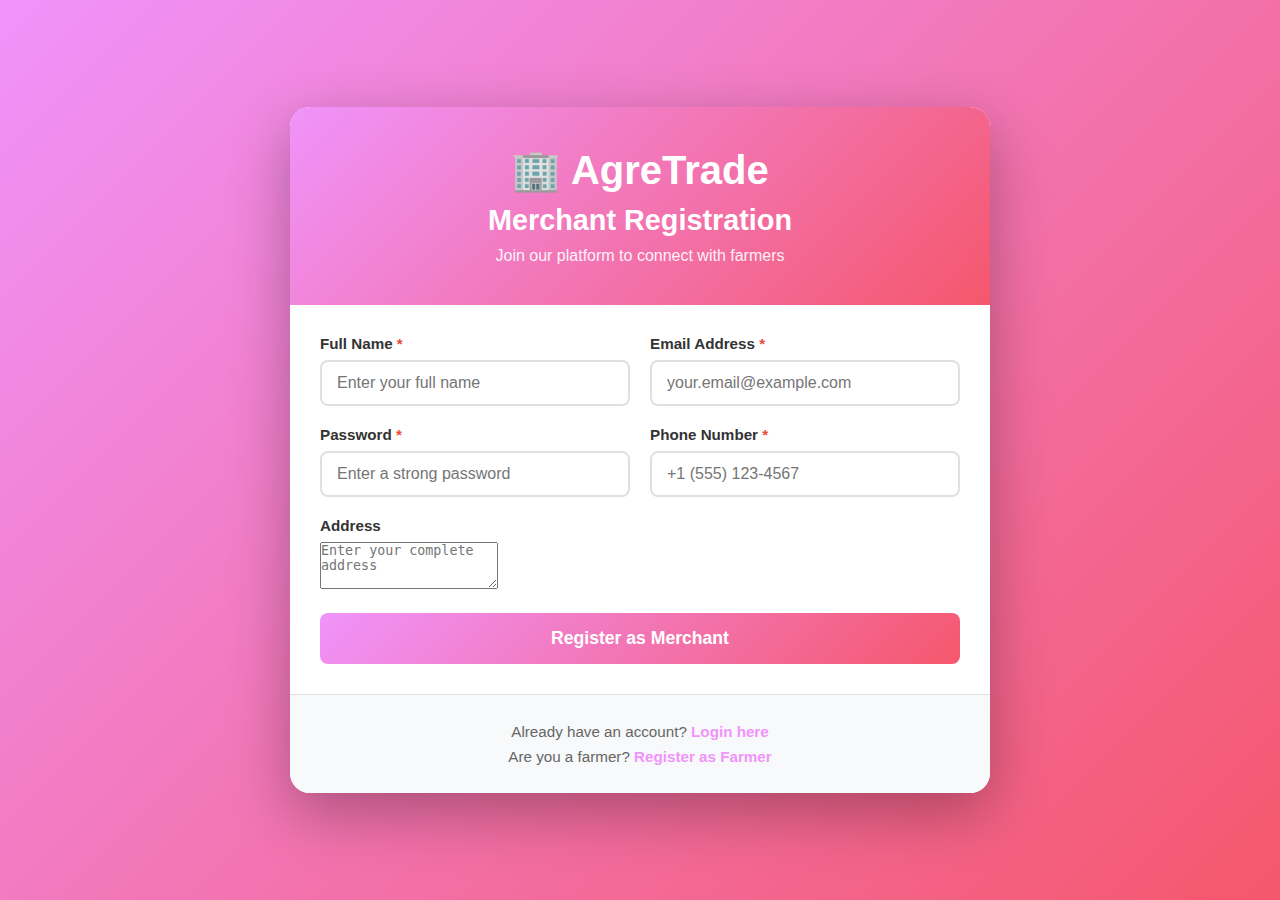
<file: frontend/merchant-register.html>
<!DOCTYPE html>
<html lang="en">
<head>
    <meta charset="UTF-8">
    <meta name="viewport" content="width=device-width, initial-scale=1.0">
    <title>Merchant Registration - AgreTrade</title>
    <link rel="stylesheet" href="css/merchant-register.css">
</head>
<body>
    <div class="container">
        <div class="registration-card">
            <div class="header">
                <h1>🏢 AgreTrade</h1>
                <h2>Merchant Registration</h2>
                <p>Join our platform to connect with farmers</p>
            </div>

            <!-- Alert Messages -->
            <div id="alertMessage" class="alert hidden">
                <span id="alertText"></span>
                <button class="close-btn" onclick="closeAlert()">&times;</button>
            </div>

            <form id="merchantRegistrationForm" class="registration-form">
                <div class="form-row">
                    <div class="form-group">
                        <label for="name">Full Name <span class="required">*</span></label>
                        <input 
                            type="text" 
                            id="name" 
                            name="name" 
                            placeholder="Enter your full name"
                            required
                        >
                    </div>

                    <div class="form-group">
                        <label for="email">Email Address <span class="required">*</span></label>
                        <input 
                            type="email" 
                            id="email" 
                            name="email" 
                            placeholder="your.email@example.com"
                            required
                        >
                    </div>
                </div>

                <div class="form-row">
                    <div class="form-group">
                        <label for="password">Password <span class="required">*</span></label>
                        <input 
                            type="password" 
                            id="password" 
                            name="password" 
                            placeholder="Enter a strong password"
                            required
                            minlength="6"
                        >
                    </div>

                    <div class="form-group">
                        <label for="phoneNumber">Phone Number <span class="required">*</span></label>
                        <input 
                            type="tel" 
                            id="phoneNumber" 
                            name="phoneNumber" 
                            placeholder="+1 (555) 123-4567"
                            required
                        >
                    </div>
                </div>

                <div class="form-group">
                    <label for="address">Address</label>
                    <textarea 
                        id="address" 
                        name="address" 
                        rows="3" 
                        placeholder="Enter your complete address"
                    ></textarea>
                </div>

                <button type="submit" class="submit-btn" id="submitBtn">
                    <span id="btnText">Register as Merchant</span>
                    <span id="btnLoader" class="loader hidden"></span>
                </button>
            </form>

            <div class="footer-links">
                <p>Already have an account? <a href="login.html">Login here</a></p>
                <p>Are you a farmer? <a href="farmer-register.html">Register as Farmer</a></p>
            </div>
        </div>
    </div>

    <script src="js/merchant-register.js"></script>
</body>
</html>
</file>
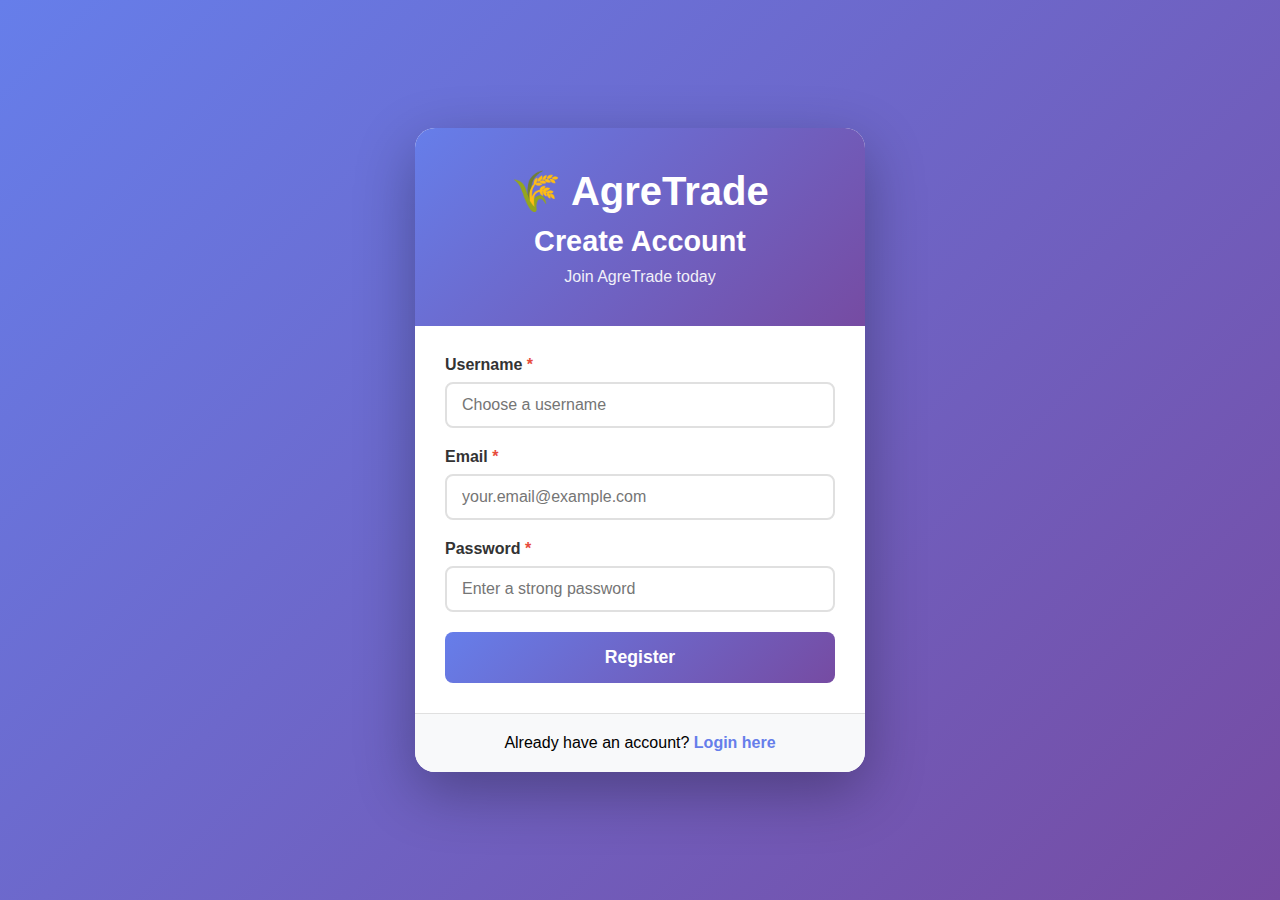
<file: frontend/register.html>
<!DOCTYPE html>
<html lang="en">
<head>
    <meta charset="UTF-8">
    <meta name="viewport" content="width=device-width, initial-scale=1.0">
    <title>Register - AgreTrade</title>
    <link rel="stylesheet" href="css/register.css">
</head>
<body>
    <div class="container">
        <div class="register-card">
            <div class="header">
                <h1>🌾 AgreTrade</h1>
                <h2>Create Account</h2>
                <p>Join AgreTrade today</p>
            </div>

            <div id="alertMessage" class="alert hidden">
                <span id="alertText"></span>
                <button class="close-btn" onclick="closeAlert()">&times;</button>
            </div>

            <form id="registerForm" class="register-form">
                <div class="form-group">
                    <label for="username">Username <span class="required">*</span></label>
                    <input 
                        type="text" 
                        id="username" 
                        name="username" 
                        placeholder="Choose a username"
                        required
                    >
                </div>

                <div class="form-group">
                    <label for="email">Email <span class="required">*</span></label>
                    <input 
                        type="email" 
                        id="email" 
                        name="email" 
                        placeholder="your.email@example.com"
                        required
                    >
                </div>

                <div class="form-group">
                    <label for="password">Password <span class="required">*</span></label>
                    <input 
                        type="password" 
                        id="password" 
                        name="password" 
                        placeholder="Enter a strong password"
                        required
                        minlength="6"
                    >
                </div>

                <button type="submit" class="submit-btn" id="submitBtn">
                    <span id="btnText">Register</span>
                    <span id="btnLoader" class="loader hidden"></span>
                </button>
            </form>

            <div class="footer-links">
                <p>Already have an account? <a href="login.html">Login here</a></p>
            </div>
        </div>
    </div>

    <script src="js/register.js"></script>
</body>
</html>
</file>
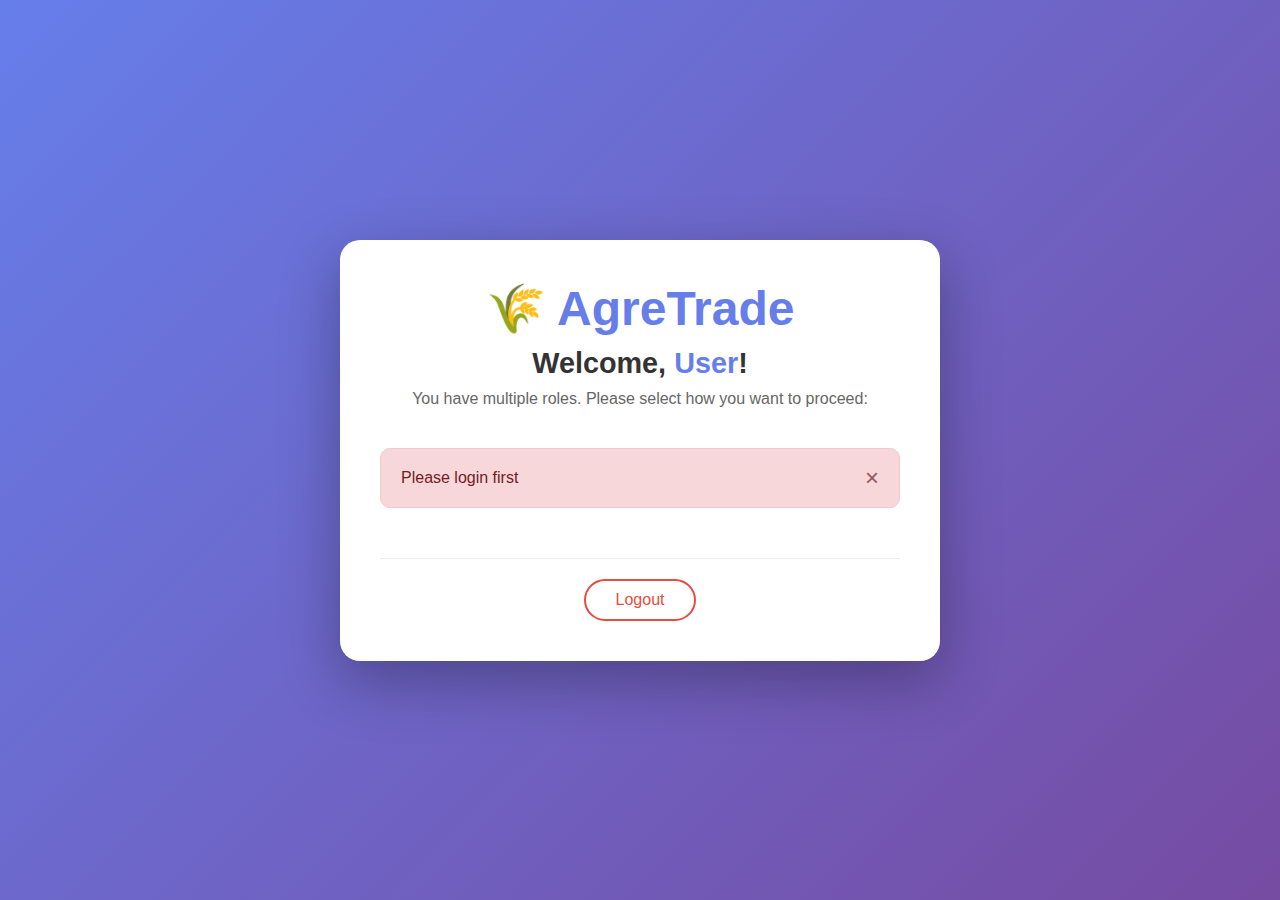
<file: frontend/role-selection.html>
<!DOCTYPE html>
<html lang="en">
<head>
    <meta charset="UTF-8">
    <meta name="viewport" content="width=device-width, initial-scale=1.0">
    <title>Select Your Role - AgreTrade</title>
    <link rel="stylesheet" href="css/role-selection.css">
</head>
<body>
    <div class="container">
        <div class="role-card">
            <div class="header">
                <h1>🌾 AgreTrade</h1>
                <h2>Welcome, <span id="userName">User</span>!</h2>
                <p>You have multiple roles. Please select how you want to proceed:</p>
            </div>

            <div id="alertMessage" class="alert hidden">
                <span id="alertText"></span>
                <button class="close-btn" onclick="closeAlert()">&times;</button>
            </div>

            <div class="roles-container" id="rolesContainer">
                <!-- Roles will be dynamically loaded here -->
            </div>

            <div class="footer-links">
                <button class="logout-btn" onclick="logout()">Logout</button>
            </div>
        </div>
    </div>

    <script src="js/role-selection.js"></script>
</body>
</html>
</file>
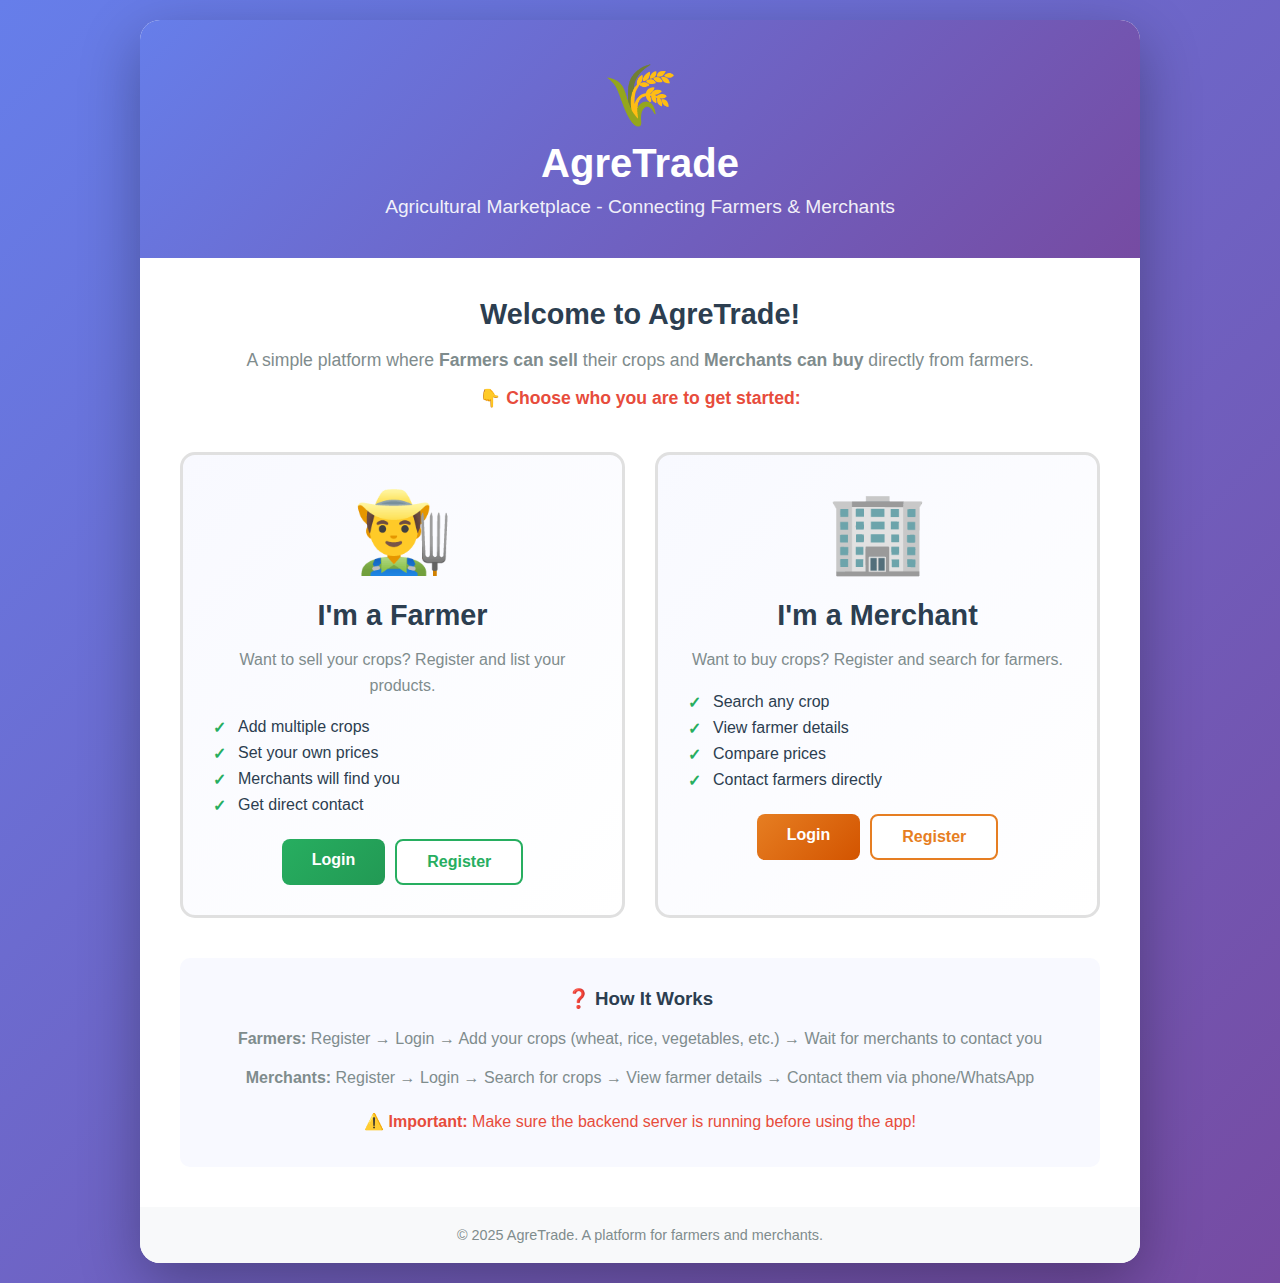
<file: frontend/start.html>
<!DOCTYPE html>
<html lang="en">
<head>
    <meta charset="UTF-8">
    <meta name="viewport" content="width=device-width, initial-scale=1.0">
    <title>AgreTrade - Start Here</title>
    <style>
        * {
            margin: 0;
            padding: 0;
            box-sizing: border-box;
        }

        body {
            font-family: 'Segoe UI', Tahoma, Geneva, Verdana, sans-serif;
            background: linear-gradient(135deg, #667eea 0%, #764ba2 100%);
            min-height: 100vh;
            display: flex;
            align-items: center;
            justify-content: center;
            padding: 20px;
        }

        .container {
            background: white;
            border-radius: 20px;
            box-shadow: 0 20px 60px rgba(0, 0, 0, 0.3);
            max-width: 1000px;
            width: 100%;
            overflow: hidden;
        }

        .header {
            background: linear-gradient(135deg, #667eea 0%, #764ba2 100%);
            color: white;
            padding: 40px;
            text-align: center;
        }

        .logo {
            font-size: 60px;
            margin-bottom: 10px;
            animation: bounce 2s infinite;
        }

        @keyframes bounce {
            0%, 100% { transform: translateY(0); }
            50% { transform: translateY(-10px); }
        }

        .header h1 {
            font-size: 2.5rem;
            margin-bottom: 10px;
            font-weight: 700;
        }

        .header p {
            font-size: 1.2rem;
            opacity: 0.9;
        }

        .content {
            padding: 40px;
        }

        .intro {
            text-align: center;
            margin-bottom: 40px;
        }

        .intro h2 {
            color: #2c3e50;
            font-size: 1.8rem;
            margin-bottom: 15px;
        }

        .intro p {
            color: #7f8c8d;
            font-size: 1.1rem;
            line-height: 1.6;
        }

        .user-selection {
            display: grid;
            grid-template-columns: 1fr 1fr;
            gap: 30px;
            margin-top: 40px;
        }

        .user-card {
            background: linear-gradient(135deg, #f8f9ff 0%, #fff 100%);
            border: 3px solid #e0e0e0;
            border-radius: 15px;
            padding: 30px;
            text-align: center;
            transition: all 0.3s ease;
            cursor: pointer;
        }

        .user-card:hover {
            transform: translateY(-10px);
            box-shadow: 0 15px 40px rgba(102, 126, 234, 0.3);
            border-color: #667eea;
        }

        .user-card.farmer:hover {
            border-color: #27ae60;
        }

        .user-card.merchant:hover {
            border-color: #e67e22;
        }

        .user-icon {
            font-size: 80px;
            margin-bottom: 20px;
        }

        .user-card h3 {
            color: #2c3e50;
            font-size: 1.8rem;
            margin-bottom: 15px;
        }

        .user-card p {
            color: #7f8c8d;
            font-size: 1rem;
            margin-bottom: 20px;
            line-height: 1.6;
        }

        .user-card ul {
            list-style: none;
            margin-bottom: 25px;
            text-align: left;
        }

        .user-card ul li {
            color: #2c3e50;
            margin: 8px 0;
            padding-left: 25px;
            position: relative;
        }

        .user-card ul li::before {
            content: "✓";
            position: absolute;
            left: 0;
            color: #27ae60;
            font-weight: bold;
        }

        .btn-group {
            display: flex;
            gap: 10px;
            justify-content: center;
        }

        .btn {
            padding: 12px 30px;
            border: none;
            border-radius: 8px;
            font-size: 1rem;
            font-weight: 600;
            cursor: pointer;
            transition: all 0.3s ease;
            text-decoration: none;
            display: inline-block;
        }

        .btn-login {
            background: linear-gradient(135deg, #667eea 0%, #764ba2 100%);
            color: white;
        }

        .btn-login:hover {
            transform: scale(1.05);
            box-shadow: 0 5px 15px rgba(102, 126, 234, 0.4);
        }

        .btn-register {
            background: white;
            color: #667eea;
            border: 2px solid #667eea;
        }

        .btn-register:hover {
            background: #667eea;
            color: white;
        }

        .farmer .btn-login {
            background: linear-gradient(135deg, #27ae60 0%, #229954 100%);
        }

        .farmer .btn-register {
            color: #27ae60;
            border-color: #27ae60;
        }

        .farmer .btn-register:hover {
            background: #27ae60;
            color: white;
        }

        .merchant .btn-login {
            background: linear-gradient(135deg, #e67e22 0%, #d35400 100%);
        }

        .merchant .btn-register {
            color: #e67e22;
            border-color: #e67e22;
        }

        .merchant .btn-register:hover {
            background: #e67e22;
            color: white;
        }

        .footer {
            text-align: center;
            padding: 20px;
            background: #f8f9fa;
            color: #7f8c8d;
            font-size: 0.9rem;
        }

        .help-section {
            background: #f8f9ff;
            padding: 30px;
            border-radius: 10px;
            margin-top: 40px;
            text-align: center;
        }

        .help-section h3 {
            color: #2c3e50;
            margin-bottom: 15px;
        }

        .help-section p {
            color: #7f8c8d;
            line-height: 1.8;
        }

        @media (max-width: 768px) {
            .user-selection {
                grid-template-columns: 1fr;
            }

            .header h1 {
                font-size: 2rem;
            }

            .btn-group {
                flex-direction: column;
            }
        }
    </style>
</head>
<body>
    <div class="container">
        <!-- Header -->
        <div class="header">
            <div class="logo">🌾</div>
            <h1>AgreTrade</h1>
            <p>Agricultural Marketplace - Connecting Farmers & Merchants</p>
        </div>

        <!-- Content -->
        <div class="content">
            <div class="intro">
                <h2>Welcome to AgreTrade!</h2>
                <p>A simple platform where <strong>Farmers can sell</strong> their crops and <strong>Merchants can buy</strong> directly from farmers.</p>
                <p style="margin-top: 10px; color: #e74c3c; font-weight: 600;">👇 Choose who you are to get started:</p>
            </div>

            <!-- User Selection Cards -->
            <div class="user-selection">
                <!-- Farmer Card -->
                <div class="user-card farmer">
                    <div class="user-icon">👨‍🌾</div>
                    <h3>I'm a Farmer</h3>
                    <p>Want to sell your crops? Register and list your products.</p>
                    <ul>
                        <li>Add multiple crops</li>
                        <li>Set your own prices</li>
                        <li>Merchants will find you</li>
                        <li>Get direct contact</li>
                    </ul>
                    <div class="btn-group">
                        <a href="login.html?role=farmer" class="btn btn-login">Login</a>
                        <a href="farmer-register.html" class="btn btn-register">Register</a>
                    </div>
                </div>

                <!-- Merchant Card -->
                <div class="user-card merchant">
                    <div class="user-icon">🏢</div>
                    <h3>I'm a Merchant</h3>
                    <p>Want to buy crops? Register and search for farmers.</p>
                    <ul>
                        <li>Search any crop</li>
                        <li>View farmer details</li>
                        <li>Compare prices</li>
                        <li>Contact farmers directly</li>
                    </ul>
                    <div class="btn-group">
                        <a href="login.html?role=merchant" class="btn btn-login">Login</a>
                        <a href="merchant-register.html" class="btn btn-register">Register</a>
                    </div>
                </div>
            </div>

            <!-- Help Section -->
            <div class="help-section">
                <h3>❓ How It Works</h3>
                <p><strong>Farmers:</strong> Register → Login → Add your crops (wheat, rice, vegetables, etc.) → Wait for merchants to contact you</p>
                <p style="margin-top: 10px;"><strong>Merchants:</strong> Register → Login → Search for crops → View farmer details → Contact them via phone/WhatsApp</p>
                <p style="margin-top: 15px; color: #e74c3c;"><strong>⚠️ Important:</strong> Make sure the backend server is running before using the app!</p>
            </div>
        </div>

        <!-- Footer -->
        <div class="footer">
            <p>&copy; 2025 AgreTrade. A platform for farmers and merchants.</p>
        </div>
    </div>
</body>
</html>
</file>
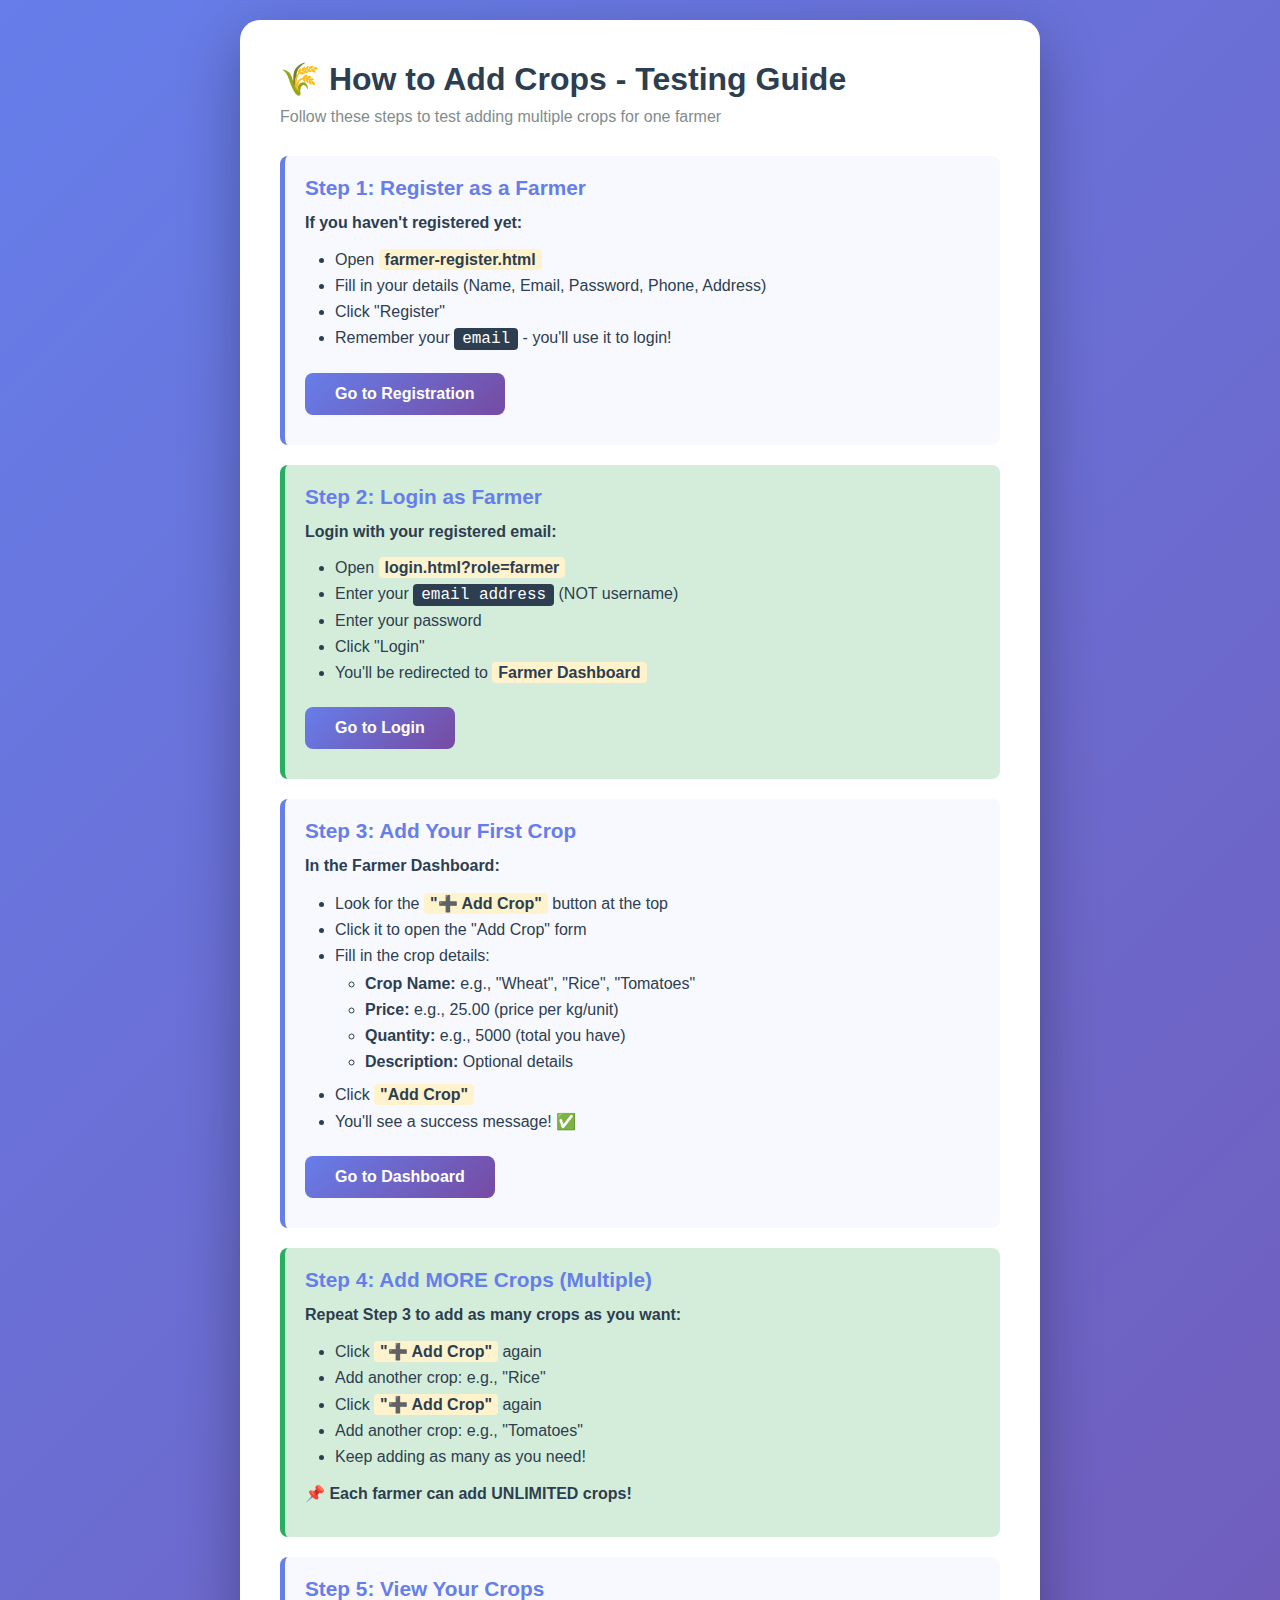
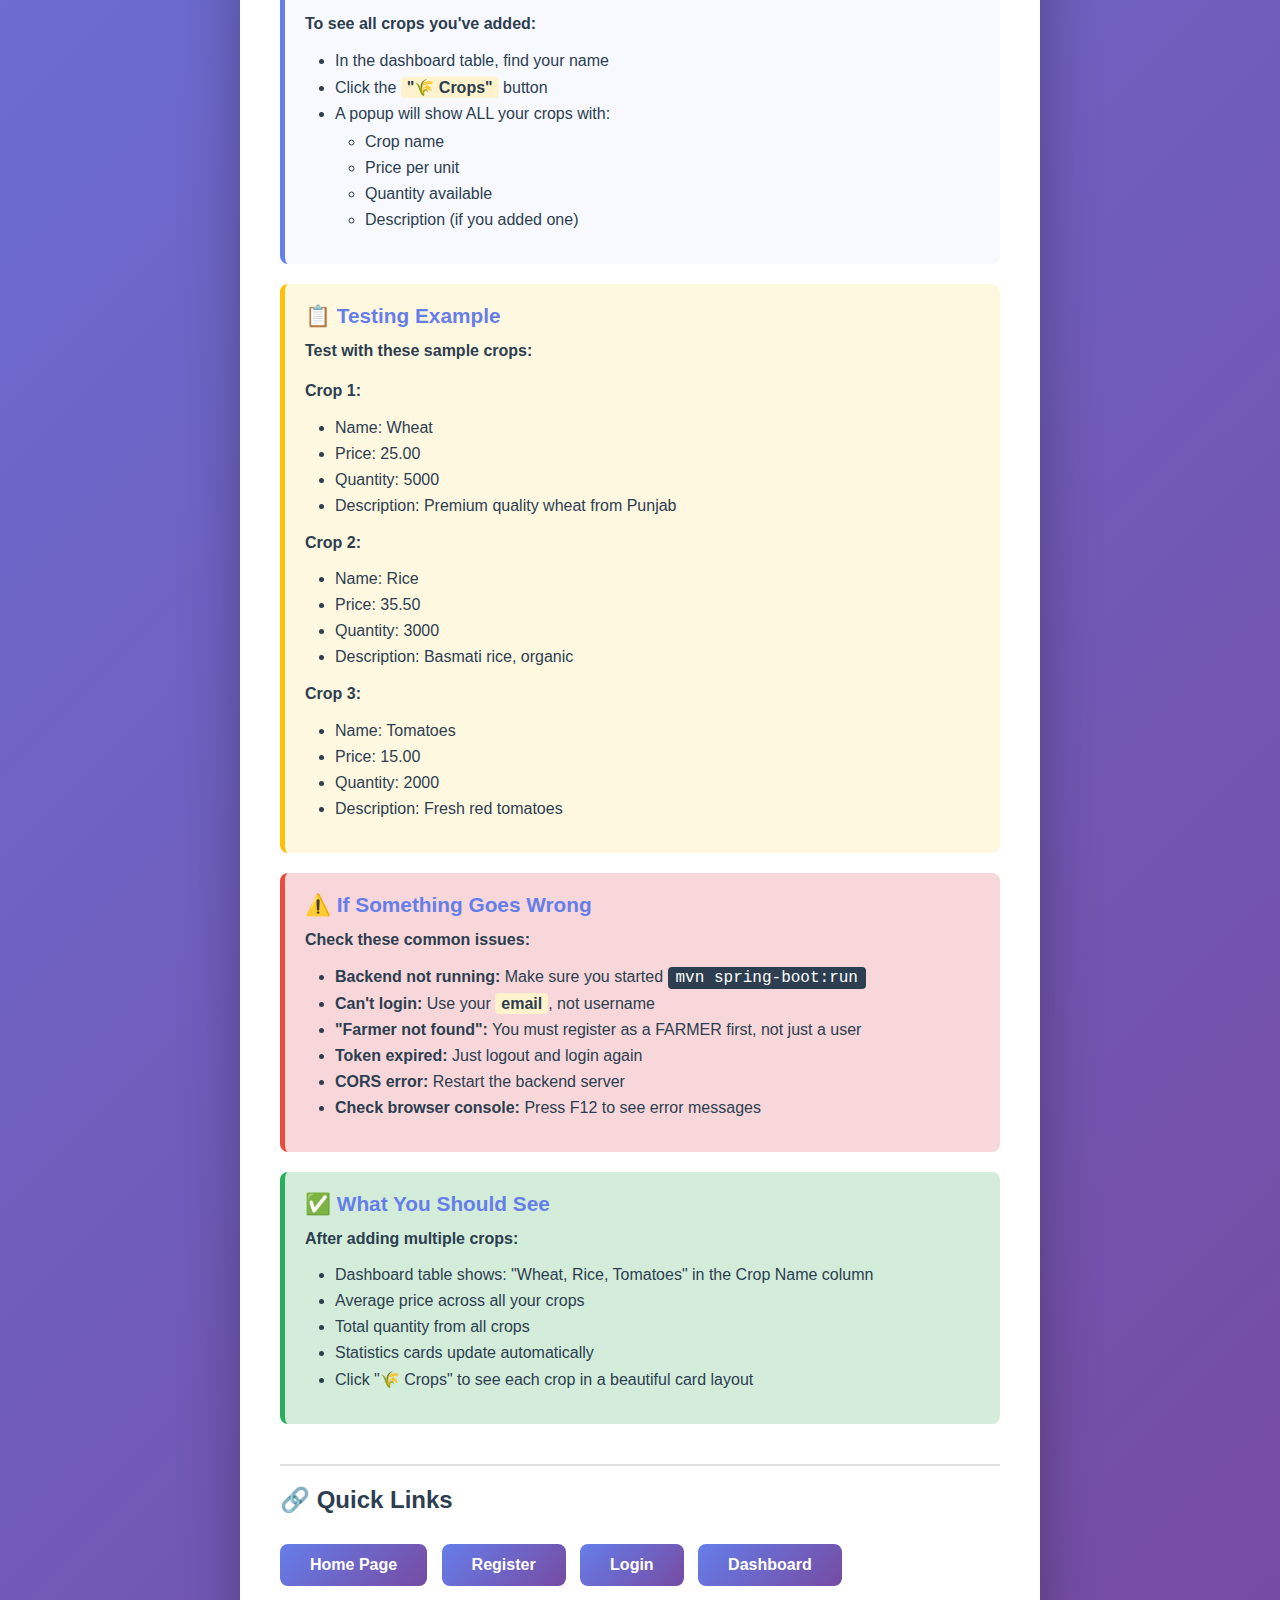
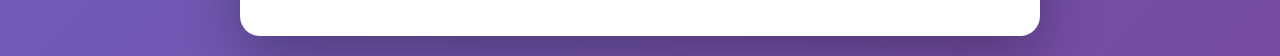
<file: frontend/test-add-crops.html>
<!DOCTYPE html>
<html lang="en">
<head>
    <meta charset="UTF-8">
    <meta name="viewport" content="width=device-width, initial-scale=1.0">
    <title>Test Adding Crops - AgreTrade</title>
    <style>
        * {
            margin: 0;
            padding: 0;
            box-sizing: border-box;
        }

        body {
            font-family: 'Segoe UI', Tahoma, Geneva, Verdana, sans-serif;
            background: linear-gradient(135deg, #667eea 0%, #764ba2 100%);
            min-height: 100vh;
            padding: 20px;
        }

        .container {
            max-width: 800px;
            margin: 0 auto;
            background: white;
            border-radius: 20px;
            padding: 40px;
            box-shadow: 0 20px 60px rgba(0, 0, 0, 0.3);
        }

        h1 {
            color: #2c3e50;
            margin-bottom: 10px;
        }

        .step {
            background: #f8f9ff;
            border-left: 5px solid #667eea;
            padding: 20px;
            margin: 20px 0;
            border-radius: 8px;
        }

        .step h2 {
            color: #667eea;
            margin-bottom: 10px;
            font-size: 1.3rem;
        }

        .step p {
            color: #2c3e50;
            line-height: 1.6;
            margin: 10px 0;
        }

        .step code {
            background: #2c3e50;
            color: #fff;
            padding: 2px 8px;
            border-radius: 4px;
            font-family: 'Courier New', monospace;
        }

        .btn {
            display: inline-block;
            padding: 12px 30px;
            background: linear-gradient(135deg, #667eea 0%, #764ba2 100%);
            color: white;
            text-decoration: none;
            border-radius: 8px;
            font-weight: 600;
            margin: 10px 10px 10px 0;
            transition: all 0.3s ease;
        }

        .btn:hover {
            transform: translateY(-2px);
            box-shadow: 0 5px 15px rgba(102, 126, 234, 0.4);
        }

        .success {
            background: #d4edda;
            border-left-color: #27ae60;
        }

        .error {
            background: #f8d7da;
            border-left-color: #e74c3c;
        }

        .warning {
            background: #fff8e1;
            border-left-color: #ffc107;
        }

        ul {
            margin: 15px 0;
            padding-left: 30px;
        }

        ul li {
            margin: 8px 0;
            color: #2c3e50;
        }

        .highlight {
            background: #fff3cd;
            padding: 2px 6px;
            border-radius: 4px;
            font-weight: 600;
        }
    </style>
</head>
<body>
    <div class="container">
        <h1>🌾 How to Add Crops - Testing Guide</h1>
        <p style="color: #7f8c8d; margin-bottom: 30px;">Follow these steps to test adding multiple crops for one farmer</p>

        <!-- Step 1 -->
        <div class="step">
            <h2>Step 1: Register as a Farmer</h2>
            <p><strong>If you haven't registered yet:</strong></p>
            <ul>
                <li>Open <span class="highlight">farmer-register.html</span></li>
                <li>Fill in your details (Name, Email, Password, Phone, Address)</li>
                <li>Click "Register"</li>
                <li>Remember your <code>email</code> - you'll use it to login!</li>
            </ul>
            <a href="farmer-register.html" class="btn">Go to Registration</a>
        </div>

        <!-- Step 2 -->
        <div class="step success">
            <h2>Step 2: Login as Farmer</h2>
            <p><strong>Login with your registered email:</strong></p>
            <ul>
                <li>Open <span class="highlight">login.html?role=farmer</span></li>
                <li>Enter your <code>email address</code> (NOT username)</li>
                <li>Enter your password</li>
                <li>Click "Login"</li>
                <li>You'll be redirected to <span class="highlight">Farmer Dashboard</span></li>
            </ul>
            <a href="login.html?role=farmer" class="btn">Go to Login</a>
        </div>

        <!-- Step 3 -->
        <div class="step">
            <h2>Step 3: Add Your First Crop</h2>
            <p><strong>In the Farmer Dashboard:</strong></p>
            <ul>
                <li>Look for the <span class="highlight">"➕ Add Crop"</span> button at the top</li>
                <li>Click it to open the "Add Crop" form</li>
                <li>Fill in the crop details:</li>
                <ul style="margin-top: 10px;">
                    <li><strong>Crop Name:</strong> e.g., "Wheat", "Rice", "Tomatoes"</li>
                    <li><strong>Price:</strong> e.g., 25.00 (price per kg/unit)</li>
                    <li><strong>Quantity:</strong> e.g., 5000 (total you have)</li>
                    <li><strong>Description:</strong> Optional details</li>
                </ul>
                <li>Click <span class="highlight">"Add Crop"</span></li>
                <li>You'll see a success message! ✅</li>
            </ul>
            <a href="farmer-dashboard.html" class="btn">Go to Dashboard</a>
        </div>

        <!-- Step 4 -->
        <div class="step success">
            <h2>Step 4: Add MORE Crops (Multiple)</h2>
            <p><strong>Repeat Step 3 to add as many crops as you want:</strong></p>
            <ul>
                <li>Click <span class="highlight">"➕ Add Crop"</span> again</li>
                <li>Add another crop: e.g., "Rice"</li>
                <li>Click <span class="highlight">"➕ Add Crop"</span> again</li>
                <li>Add another crop: e.g., "Tomatoes"</li>
                <li>Keep adding as many as you need!</li>
            </ul>
            <p style="margin-top: 15px;"><strong>📌 Each farmer can add UNLIMITED crops!</strong></p>
        </div>

        <!-- Step 5 -->
        <div class="step">
            <h2>Step 5: View Your Crops</h2>
            <p><strong>To see all crops you've added:</strong></p>
            <ul>
                <li>In the dashboard table, find your name</li>
                <li>Click the <span class="highlight">"🌾 Crops"</span> button</li>
                <li>A popup will show ALL your crops with:</li>
                <ul style="margin-top: 10px;">
                    <li>Crop name</li>
                    <li>Price per unit</li>
                    <li>Quantity available</li>
                    <li>Description (if you added one)</li>
                </ul>
            </ul>
        </div>

        <!-- Testing Example -->
        <div class="step warning">
            <h2>📋 Testing Example</h2>
            <p><strong>Test with these sample crops:</strong></p>
            
            <p style="margin-top: 15px;"><strong>Crop 1:</strong></p>
            <ul>
                <li>Name: Wheat</li>
                <li>Price: 25.00</li>
                <li>Quantity: 5000</li>
                <li>Description: Premium quality wheat from Punjab</li>
            </ul>

            <p style="margin-top: 15px;"><strong>Crop 2:</strong></p>
            <ul>
                <li>Name: Rice</li>
                <li>Price: 35.50</li>
                <li>Quantity: 3000</li>
                <li>Description: Basmati rice, organic</li>
            </ul>

            <p style="margin-top: 15px;"><strong>Crop 3:</strong></p>
            <ul>
                <li>Name: Tomatoes</li>
                <li>Price: 15.00</li>
                <li>Quantity: 2000</li>
                <li>Description: Fresh red tomatoes</li>
            </ul>
        </div>

        <!-- Troubleshooting -->
        <div class="step error">
            <h2>⚠️ If Something Goes Wrong</h2>
            <p><strong>Check these common issues:</strong></p>
            <ul>
                <li><strong>Backend not running:</strong> Make sure you started <code>mvn spring-boot:run</code></li>
                <li><strong>Can't login:</strong> Use your <span class="highlight">email</span>, not username</li>
                <li><strong>"Farmer not found":</strong> You must register as a FARMER first, not just a user</li>
                <li><strong>Token expired:</strong> Just logout and login again</li>
                <li><strong>CORS error:</strong> Restart the backend server</li>
                <li><strong>Check browser console:</strong> Press F12 to see error messages</li>
            </ul>
        </div>

        <!-- What You'll See -->
        <div class="step success">
            <h2>✅ What You Should See</h2>
            <p><strong>After adding multiple crops:</strong></p>
            <ul>
                <li>Dashboard table shows: "Wheat, Rice, Tomatoes" in the Crop Name column</li>
                <li>Average price across all your crops</li>
                <li>Total quantity from all crops</li>
                <li>Statistics cards update automatically</li>
                <li>Click "🌾 Crops" to see each crop in a beautiful card layout</li>
            </ul>
        </div>

        <!-- Quick Links -->
        <div style="margin-top: 40px; padding-top: 20px; border-top: 2px solid #e0e0e0;">
            <h2 style="color: #2c3e50; margin-bottom: 20px;">🔗 Quick Links</h2>
            <a href="start.html" class="btn">Home Page</a>
            <a href="farmer-register.html" class="btn">Register</a>
            <a href="login.html?role=farmer" class="btn">Login</a>
            <a href="farmer-dashboard.html" class="btn">Dashboard</a>
        </div>
    </div>
</body>
</html>
</file>
<file: frontend/css/register.css>
/* Same styles as login.css */
* {
    margin: 0;
    padding: 0;
    box-sizing: border-box;
}

body {
    font-family: 'Segoe UI', Tahoma, Geneva, Verdana, sans-serif;
    background: linear-gradient(135deg, #667eea 0%, #764ba2 100%);
    min-height: 100vh;
    display: flex;
    justify-content: center;
    align-items: center;
    padding: 20px;
}

.container {
    width: 100%;
    max-width: 450px;
}

.register-card {
    background: white;
    border-radius: 20px;
    box-shadow: 0 20px 60px rgba(0, 0, 0, 0.3);
    overflow: hidden;
    animation: slideIn 0.5s ease-out;
}

@keyframes slideIn {
    from {
        opacity: 0;
        transform: translateY(-30px);
    }
    to {
        opacity: 1;
        transform: translateY(0);
    }
}

.header {
    background: linear-gradient(135deg, #667eea 0%, #764ba2 100%);
    color: white;
    padding: 40px 30px;
    text-align: center;
}

.header h1 {
    font-size: 2.5rem;
    margin-bottom: 10px;
}

.header h2 {
    font-size: 1.8rem;
    margin-bottom: 10px;
}

.header p {
    opacity: 0.9;
}

.alert {
    padding: 15px 20px;
    margin: 20px 30px;
    border-radius: 8px;
    display: flex;
    justify-content: space-between;
    align-items: center;
}

.alert.success {
    background-color: #d4edda;
    color: #155724;
    border: 1px solid #c3e6cb;
}

.alert.error {
    background-color: #f8d7da;
    color: #721c24;
    border: 1px solid #f5c6cb;
}

.alert.hidden {
    display: none;
}

.close-btn {
    background: transparent;
    border: none;
    font-size: 1.5rem;
    cursor: pointer;
    color: inherit;
    font-weight: bold;
}

.register-form {
    padding: 30px;
}

.form-group {
    margin-bottom: 20px;
}

.form-group label {
    display: block;
    margin-bottom: 8px;
    color: #333;
    font-weight: 600;
}

.required {
    color: #e74c3c;
}

.form-group input {
    width: 100%;
    padding: 12px 15px;
    border: 2px solid #e0e0e0;
    border-radius: 8px;
    font-size: 1rem;
    transition: all 0.3s ease;
}

.form-group input:focus {
    outline: none;
    border-color: #667eea;
    box-shadow: 0 0 0 3px rgba(102, 126, 234, 0.1);
}

.submit-btn {
    width: 100%;
    padding: 15px;
    background: linear-gradient(135deg, #667eea 0%, #764ba2 100%);
    color: white;
    border: none;
    border-radius: 8px;
    font-size: 1.1rem;
    font-weight: 600;
    cursor: pointer;
    transition: all 0.3s ease;
}

.submit-btn:hover {
    transform: translateY(-2px);
    box-shadow: 0 10px 20px rgba(102, 126, 234, 0.3);
}

.submit-btn:disabled {
    opacity: 0.7;
    cursor: not-allowed;
}

.loader {
    display: inline-block;
    width: 20px;
    height: 20px;
    border: 3px solid rgba(255, 255, 255, 0.3);
    border-top-color: white;
    border-radius: 50%;
    animation: spin 0.8s linear infinite;
}

@keyframes spin {
    to { transform: rotate(360deg); }
}

.loader.hidden {
    display: none;
}

.footer-links {
    padding: 20px 30px;
    background-color: #f8f9fa;
    text-align: center;
    border-top: 1px solid #e0e0e0;
}

.footer-links a {
    color: #667eea;
    text-decoration: none;
    font-weight: 600;
}

.footer-links a:hover {
    color: #764ba2;
    text-decoration: underline;
}
</file>
<file: frontend/css/role-selection.css>
* {
    margin: 0;
    padding: 0;
    box-sizing: border-box;
}

body {
    font-family: 'Segoe UI', Tahoma, Geneva, Verdana, sans-serif;
    background: linear-gradient(135deg, #667eea 0%, #764ba2 100%);
    min-height: 100vh;
    display: flex;
    justify-content: center;
    align-items: center;
    padding: 20px;
}

.container {
    width: 100%;
    max-width: 600px;
}

.role-card {
    background: white;
    border-radius: 20px;
    box-shadow: 0 20px 60px rgba(0, 0, 0, 0.3);
    padding: 40px;
}

.header {
    text-align: center;
    margin-bottom: 40px;
}

.header h1 {
    font-size: 3rem;
    margin-bottom: 10px;
    color: #667eea;
}

.header h2 {
    font-size: 1.8rem;
    color: #333;
    margin-bottom: 10px;
}

.header p {
    color: #666;
    font-size: 1rem;
}

#userName {
    color: #667eea;
    font-weight: bold;
}

/* Alert Styles */
.alert {
    padding: 15px 20px;
    border-radius: 10px;
    margin-bottom: 20px;
    display: flex;
    justify-content: space-between;
    align-items: center;
    animation: slideDown 0.3s ease;
}

.alert.success {
    background-color: #d4edda;
    color: #155724;
    border: 1px solid #c3e6cb;
}

.alert.error {
    background-color: #f8d7da;
    color: #721c24;
    border: 1px solid #f5c6cb;
}

.alert.hidden {
    display: none;
}

.close-btn {
    background: none;
    border: none;
    font-size: 1.5rem;
    cursor: pointer;
    color: inherit;
    opacity: 0.7;
    transition: opacity 0.2s;
}

.close-btn:hover {
    opacity: 1;
}

/* Roles Container */
.roles-container {
    display: grid;
    grid-template-columns: 1fr;
    gap: 20px;
    margin-bottom: 30px;
}

.role-option {
    background: linear-gradient(135deg, #667eea 0%, #764ba2 100%);
    border-radius: 15px;
    padding: 30px;
    color: white;
    cursor: pointer;
    transition: all 0.3s ease;
    display: flex;
    align-items: center;
    gap: 20px;
    box-shadow: 0 5px 15px rgba(102, 126, 234, 0.3);
}

.role-option:hover {
    transform: translateY(-5px);
    box-shadow: 0 10px 25px rgba(102, 126, 234, 0.5);
}

.role-option.farmer {
    background: linear-gradient(135deg, #11998e 0%, #38ef7d 100%);
}

.role-option.farmer:hover {
    box-shadow: 0 10px 25px rgba(17, 153, 142, 0.5);
}

.role-option.merchant {
    background: linear-gradient(135deg, #f093fb 0%, #f5576c 100%);
}

.role-option.merchant:hover {
    box-shadow: 0 10px 25px rgba(245, 87, 108, 0.5);
}

.role-icon {
    font-size: 3rem;
    min-width: 60px;
    text-align: center;
}

.role-info {
    flex: 1;
}

.role-info h3 {
    font-size: 1.5rem;
    margin-bottom: 5px;
}

.role-info p {
    font-size: 0.95rem;
    opacity: 0.9;
}

.role-arrow {
    font-size: 2rem;
    opacity: 0.7;
}

/* Footer */
.footer-links {
    text-align: center;
    padding-top: 20px;
    border-top: 1px solid #eee;
}

.logout-btn {
    background: none;
    border: 2px solid #e74c3c;
    color: #e74c3c;
    padding: 10px 30px;
    border-radius: 25px;
    font-size: 1rem;
    cursor: pointer;
    transition: all 0.3s ease;
}

.logout-btn:hover {
    background: #e74c3c;
    color: white;
}

/* Animations */
@keyframes slideDown {
    from {
        opacity: 0;
        transform: translateY(-20px);
    }
    to {
        opacity: 1;
        transform: translateY(0);
    }
}

/* Responsive */
@media (max-width: 768px) {
    .role-card {
        padding: 30px 20px;
    }

    .header h1 {
        font-size: 2.5rem;
    }

    .header h2 {
        font-size: 1.5rem;
    }

    .role-icon {
        font-size: 2.5rem;
        min-width: 50px;
    }

    .role-info h3 {
        font-size: 1.3rem;
    }
}
</file>
<file: frontend/css/farmer-dashboard.css>
/* Reset and Base Styles */
* {
    margin: 0;
    padding: 0;
    box-sizing: border-box;
}

body {
    font-family: 'Segoe UI', Tahoma, Geneva, Verdana, sans-serif;
    background-color: #f5f7fa;
    color: #333;
    min-height: 100vh;
}

/* Navigation Bar */
.navbar {
    background: linear-gradient(135deg, #667eea 0%, #764ba2 100%);
    color: white;
    box-shadow: 0 2px 10px rgba(0, 0, 0, 0.1);
    position: sticky;
    top: 0;
    z-index: 100;
}

.nav-container {
    max-width: 1400px;
    margin: 0 auto;
    padding: 1rem 2rem;
    display: flex;
    justify-content: space-between;
    align-items: center;
}

.nav-brand h1 {
    font-size: 1.8rem;
    font-weight: 700;
}

.nav-menu {
    display: flex;
    align-items: center;
    gap: 1.5rem;
}

.nav-user {
    font-size: 1rem;
}

.btn-switch-role {
    background-color: rgba(255, 255, 255, 0.15);
    color: white;
    border: 2px solid rgba(255, 255, 255, 0.5);
    padding: 0.5rem 1.2rem;
    border-radius: 8px;
    cursor: pointer;
    font-weight: 600;
    transition: all 0.3s ease;
    display: inline-flex;
    align-items: center;
    gap: 0.5rem;
}

.btn-switch-role:hover {
    background-color: rgba(255, 255, 255, 0.3);
    border-color: white;
    transform: translateY(-2px);
}

.btn-logout {
    background-color: rgba(255, 255, 255, 0.2);
    color: white;
    border: 2px solid white;
    padding: 0.5rem 1.5rem;
    border-radius: 8px;
    cursor: pointer;
    font-weight: 600;
    transition: all 0.3s ease;
}

.btn-logout:hover {
    background-color: white;
    color: #667eea;
}

/* Dashboard Container */
.dashboard-container {
    max-width: 1400px;
    margin: 0 auto;
    padding: 2rem;
}

/* Dashboard Header */
.dashboard-header {
    display: flex;
    justify-content: space-between;
    align-items: center;
    margin-bottom: 2rem;
    flex-wrap: wrap;
    gap: 1rem;
}

.header-content h2 {
    font-size: 2rem;
    color: #2c3e50;
    margin-bottom: 0.5rem;
}

.header-content p {
    color: #7f8c8d;
    font-size: 1rem;
}

.header-actions {
    display: flex;
    gap: 1rem;
}

/* Buttons */
.btn-primary,
.btn-secondary,
.btn-danger,
.btn-refresh {
    padding: 0.75rem 1.5rem;
    border: none;
    border-radius: 8px;
    cursor: pointer;
    font-weight: 600;
    font-size: 0.95rem;
    transition: all 0.3s ease;
    display: flex;
    align-items: center;
    gap: 0.5rem;
}

.btn-primary {
    background: linear-gradient(135deg, #667eea 0%, #764ba2 100%);
    color: white;
}

.btn-primary:hover {
    transform: translateY(-2px);
    box-shadow: 0 5px 15px rgba(102, 126, 234, 0.3);
}

.btn-secondary {
    background-color: #95a5a6;
    color: white;
}

.btn-secondary:hover {
    background-color: #7f8c8d;
}

.btn-danger {
    background-color: #e74c3c;
    color: white;
}

.btn-danger:hover {
    background-color: #c0392b;
}

.btn-refresh {
    background-color: #3498db;
    color: white;
}

.btn-refresh:hover {
    background-color: #2980b9;
}

.btn-icon {
    font-size: 1.2rem;
}

/* Alert Messages */
.alert {
    padding: 1rem 1.5rem;
    margin-bottom: 2rem;
    border-radius: 8px;
    display: flex;
    justify-content: space-between;
    align-items: center;
    animation: slideDown 0.3s ease-out;
}

@keyframes slideDown {
    from {
        opacity: 0;
        transform: translateY(-10px);
    }
    to {
        opacity: 1;
        transform: translateY(0);
    }
}

.alert.success {
    background-color: #d4edda;
    color: #155724;
    border: 1px solid #c3e6cb;
}

.alert.error {
    background-color: #f8d7da;
    color: #721c24;
    border: 1px solid #f5c6cb;
}

.alert.hidden {
    display: none;
}

.close-btn {
    background: transparent;
    border: none;
    font-size: 1.5rem;
    cursor: pointer;
    color: inherit;
    font-weight: bold;
}

/* Loading Spinner */
.loading-container {
    text-align: center;
    padding: 3rem;
}

.loading-container.hidden {
    display: none;
}

.spinner {
    margin: 0 auto 1rem;
    width: 50px;
    height: 50px;
    border: 5px solid rgba(102, 126, 234, 0.2);
    border-top-color: #667eea;
    border-radius: 50%;
    animation: spin 0.8s linear infinite;
}

@keyframes spin {
    to {
        transform: rotate(360deg);
    }
}

.loader {
    display: inline-block;
    width: 16px;
    height: 16px;
    border: 3px solid rgba(255, 255, 255, 0.3);
    border-top-color: white;
    border-radius: 50%;
    animation: spin 0.8s linear infinite;
}

.loader.hidden {
    display: none;
}

/* Statistics Cards */
.stats-container {
    display: grid;
    grid-template-columns: repeat(auto-fit, minmax(250px, 1fr));
    gap: 1.5rem;
    margin-bottom: 2rem;
}

.stat-card {
    background: white;
    border-radius: 12px;
    padding: 1.5rem;
    box-shadow: 0 2px 10px rgba(0, 0, 0, 0.08);
    display: flex;
    align-items: center;
    gap: 1rem;
    transition: all 0.3s ease;
}

.stat-card:hover {
    transform: translateY(-5px);
    box-shadow: 0 5px 20px rgba(0, 0, 0, 0.12);
}

.stat-icon {
    font-size: 3rem;
    width: 70px;
    height: 70px;
    display: flex;
    align-items: center;
    justify-content: center;
    background: linear-gradient(135deg, #667eea 0%, #764ba2 100%);
    border-radius: 12px;
}

.stat-info h3 {
    font-size: 2rem;
    color: #2c3e50;
    margin-bottom: 0.25rem;
}

.stat-info p {
    color: #7f8c8d;
    font-size: 0.9rem;
}

/* Filter Container */
.filter-container {
    background: white;
    padding: 1.5rem;
    border-radius: 12px;
    box-shadow: 0 2px 10px rgba(0, 0, 0, 0.08);
    margin-bottom: 2rem;
    display: grid;
    grid-template-columns: 2fr 1fr;
    gap: 1rem;
}

.search-box input,
.filter-options select {
    width: 100%;
    padding: 0.75rem 1rem;
    border: 2px solid #e0e0e0;
    border-radius: 8px;
    font-size: 1rem;
    transition: all 0.3s ease;
}

.search-box input:focus,
.filter-options select:focus {
    outline: none;
    border-color: #667eea;
    box-shadow: 0 0 0 3px rgba(102, 126, 234, 0.1);
}

/* Table Container */
.table-container {
    background: white;
    border-radius: 12px;
    box-shadow: 0 2px 10px rgba(0, 0, 0, 0.08);
    overflow: hidden;
}

.no-data {
    text-align: center;
    padding: 4rem 2rem;
}

.no-data.hidden {
    display: none;
}

.no-data-icon {
    font-size: 5rem;
    margin-bottom: 1rem;
}

.no-data h3 {
    font-size: 1.5rem;
    color: #2c3e50;
    margin-bottom: 0.5rem;
}

.no-data p {
    color: #7f8c8d;
    margin-bottom: 1.5rem;
}

/* Table Styles */
.farmers-table {
    width: 100%;
    border-collapse: collapse;
}

.farmers-table thead {
    background: linear-gradient(135deg, #667eea 0%, #764ba2 100%);
    color: white;
}

.farmers-table th {
    padding: 1rem;
    text-align: left;
    font-weight: 600;
    font-size: 0.95rem;
}

.farmers-table tbody tr {
    border-bottom: 1px solid #f0f0f0;
    transition: all 0.3s ease;
}

.farmers-table tbody tr:hover {
    background-color: #f8f9ff;
}

.farmers-table td {
    padding: 1rem;
    font-size: 0.9rem;
}

.farmers-table td:first-child {
    font-weight: 600;
    color: #667eea;
}

/* Crop Badge */
.crop-badge {
    display: inline-block;
    padding: 0.25rem 0.5rem;
    background: linear-gradient(135deg, #667eea15 0%, #764ba215 100%);
    border-radius: 6px;
    font-size: 0.85rem;
    max-width: 200px;
    overflow: hidden;
    text-overflow: ellipsis;
    white-space: nowrap;
}

/* Action Buttons in Table */
.action-buttons {
    display: flex;
    gap: 0.5rem;
    flex-wrap: wrap;
}

.btn-view,
.btn-edit,
.btn-delete {
    padding: 0.5rem 1rem;
    border: none;
    border-radius: 6px;
    cursor: pointer;
    font-size: 0.85rem;
    font-weight: 600;
    transition: all 0.3s ease;
}

.btn-view {
    background-color: #27ae60;
    color: white;
}

.btn-view:hover {
    background-color: #229954;
}

.btn-edit {
    background-color: #3498db;
    color: white;
}

.btn-edit:hover {
    background-color: #2980b9;
}

.btn-delete {
    background-color: #e74c3c;
    color: white;
}

.btn-delete:hover {
    background-color: #c0392b;
}

/* Crops Modal Overlay */
.modal-overlay {
    position: fixed;
    top: 0;
    left: 0;
    width: 100%;
    height: 100%;
    background-color: rgba(0, 0, 0, 0.6);
    display: flex;
    justify-content: center;
    align-items: center;
    z-index: 1000;
    animation: fadeIn 0.3s ease;
}

.modal-overlay .modal-content {
    width: 90%;
    max-width: 900px;
}

/* Crops Grid */
.crops-grid {
    display: grid;
    grid-template-columns: repeat(auto-fill, minmax(250px, 1fr));
    gap: 1.5rem;
    margin-top: 1rem;
}

.crop-card {
    background: linear-gradient(135deg, #f8f9ff 0%, #fff 100%);
    border: 2px solid #e0e0e0;
    border-radius: 12px;
    padding: 1.5rem;
    transition: all 0.3s ease;
}

.crop-card:hover {
    transform: translateY(-5px);
    box-shadow: 0 5px 20px rgba(102, 126, 234, 0.2);
    border-color: #667eea;
}

.crop-card h4 {
    color: #667eea;
    font-size: 1.3rem;
    margin-bottom: 1rem;
    border-bottom: 2px solid #667eea;
    padding-bottom: 0.5rem;
}

.crop-card p {
    margin: 0.5rem 0;
    color: #2c3e50;
    font-size: 0.95rem;
}

.crop-card strong {
    color: #667eea;
}

.no-crops {
    text-align: center;
    padding: 2rem;
    color: #7f8c8d;
    font-size: 1.1rem;
}

.no-crops a {
    color: #667eea;
    text-decoration: none;
    font-weight: 600;
}

.no-crops a:hover {
    text-decoration: underline;
}

/* Modal Styles */
.modal {
    position: fixed;
    top: 0;
    left: 0;
    width: 100%;
    height: 100%;
    background-color: rgba(0, 0, 0, 0.5);
    display: flex;
    justify-content: center;
    align-items: center;
    z-index: 1000;
    animation: fadeIn 0.3s ease;
}

@keyframes fadeIn {
    from {
        opacity: 0;
    }
    to {
        opacity: 1;
    }
}

.modal.hidden {
    display: none;
}

.modal-content {
    background: white;
    border-radius: 12px;
    width: 90%;
    max-width: 700px;
    max-height: 90vh;
    overflow-y: auto;
    animation: slideUp 0.3s ease;
}

.modal-small {
    max-width: 450px;
}

@keyframes slideUp {
    from {
        transform: translateY(50px);
        opacity: 0;
    }
    to {
        transform: translateY(0);
        opacity: 1;
    }
}

.modal-header {
    display: flex;
    justify-content: space-between;
    align-items: center;
    padding: 1.5rem;
    border-bottom: 1px solid #e0e0e0;
}

.modal-header h2 {
    color: #2c3e50;
    font-size: 1.5rem;
}

.modal-close {
    background: transparent;
    border: none;
    font-size: 2rem;
    cursor: pointer;
    color: #7f8c8d;
    transition: color 0.3s;
}

.modal-close:hover {
    color: #2c3e50;
}

.modal-body {
    padding: 2rem;
}

.modal-body p {
    margin-bottom: 1rem;
    font-size: 1rem;
}

.delete-warning {
    color: #e74c3c;
    font-weight: 600;
}

.modal-form {
    padding: 1.5rem;
}

.form-row {
    display: grid;
    grid-template-columns: 1fr 1fr;
    gap: 1rem;
}

.form-group {
    margin-bottom: 1rem;
}

.form-group label {
    display: block;
    margin-bottom: 0.5rem;
    color: #2c3e50;
    font-weight: 600;
}

.form-group input,
.form-group textarea {
    width: 100%;
    padding: 0.75rem;
    border: 2px solid #e0e0e0;
    border-radius: 8px;
    font-size: 1rem;
    font-family: inherit;
    transition: all 0.3s ease;
}

.form-group input:focus,
.form-group textarea:focus {
    outline: none;
    border-color: #667eea;
    box-shadow: 0 0 0 3px rgba(102, 126, 234, 0.1);
}

.form-group textarea {
    resize: vertical;
}

.modal-actions {
    display: flex;
    justify-content: flex-end;
    gap: 1rem;
    padding: 1.5rem;
    border-top: 1px solid #e0e0e0;
}

/* Responsive Design */
@media (max-width: 1024px) {
    .filter-container {
        grid-template-columns: 1fr;
    }
    
    .farmers-table {
        font-size: 0.85rem;
    }
}

@media (max-width: 768px) {
    .dashboard-container {
        padding: 1rem;
    }

    .dashboard-header {
        flex-direction: column;
        align-items: flex-start;
    }

    .header-actions {
        width: 100%;
        flex-direction: column;
    }

    .header-actions button {
        width: 100%;
    }

    .stats-container {
        grid-template-columns: 1fr;
    }

    .nav-container {
        flex-direction: column;
        gap: 1rem;
    }

    .table-container {
        overflow-x: auto;
    }

    .farmers-table {
        min-width: 900px;
    }

    .form-row {
        grid-template-columns: 1fr;
    }

    .modal-content {
        width: 95%;
    }
}
</file>
<file: frontend/css/farmer-register.css>
/* Reset and Base Styles */
* {
    margin: 0;
    padding: 0;
    box-sizing: border-box;
}

body {
    font-family: 'Segoe UI', Tahoma, Geneva, Verdana, sans-serif;
    background: linear-gradient(135deg, #667eea 0%, #764ba2 100%);
    min-height: 100vh;
    display: flex;
    justify-content: center;
    align-items: center;
    padding: 20px;
}

.container {
    width: 100%;
    max-width: 800px;
}

.registration-card {
    background: white;
    border-radius: 20px;
    box-shadow: 0 20px 60px rgba(0, 0, 0, 0.3);
    overflow: hidden;
    animation: slideIn 0.5s ease-out;
}

@keyframes slideIn {
    from {
        opacity: 0;
        transform: translateY(-30px);
    }
    to {
        opacity: 1;
        transform: translateY(0);
    }
}

/* Header Section */
.header {
    background: linear-gradient(135deg, #667eea 0%, #764ba2 100%);
    color: white;
    padding: 40px 30px;
    text-align: center;
}

.header h1 {
    font-size: 2.5rem;
    margin-bottom: 10px;
    font-weight: 700;
}

.header h2 {
    font-size: 1.8rem;
    margin-bottom: 10px;
    font-weight: 600;
}

.header p {
    font-size: 1rem;
    opacity: 0.9;
}

/* Alert Messages */
.alert {
    padding: 15px 20px;
    margin: 20px 30px;
    border-radius: 8px;
    display: flex;
    justify-content: space-between;
    align-items: center;
    animation: slideDown 0.3s ease-out;
}

@keyframes slideDown {
    from {
        opacity: 0;
        transform: translateY(-10px);
    }
    to {
        opacity: 1;
        transform: translateY(0);
    }
}

.alert.success {
    background-color: #d4edda;
    color: #155724;
    border: 1px solid #c3e6cb;
}

.alert.error {
    background-color: #f8d7da;
    color: #721c24;
    border: 1px solid #f5c6cb;
}

.alert.hidden {
    display: none;
}

.close-btn {
    background: transparent;
    border: none;
    font-size: 1.5rem;
    cursor: pointer;
    color: inherit;
    font-weight: bold;
    padding: 0;
    width: 30px;
    height: 30px;
    display: flex;
    align-items: center;
    justify-content: center;
    border-radius: 50%;
    transition: background-color 0.2s;
}

.close-btn:hover {
    background-color: rgba(0, 0, 0, 0.1);
}

/* Form Styles */
.registration-form {
    padding: 30px;
}

.form-row {
    display: grid;
    grid-template-columns: 1fr 1fr;
    gap: 20px;
}

.form-group {
    margin-bottom: 20px;
}

.form-group label {
    display: block;
    margin-bottom: 8px;
    color: #333;
    font-weight: 600;
    font-size: 0.95rem;
}

.required {
    color: #e74c3c;
}

.form-group input,
.form-group textarea {
    width: 100%;
    padding: 12px 15px;
    border: 2px solid #e0e0e0;
    border-radius: 8px;
    font-size: 1rem;
    transition: all 0.3s ease;
    font-family: inherit;
}

.form-group input:focus,
.form-group textarea:focus {
    outline: none;
    border-color: #667eea;
    box-shadow: 0 0 0 3px rgba(102, 126, 234, 0.1);
}

.form-group textarea {
    resize: vertical;
    min-height: 80px;
}

/* Info Box */
.info-box {
    background: #e3f2fd;
    border-left: 4px solid #667eea;
    padding: 15px 20px;
    margin: 20px 0;
    border-radius: 8px;
}

.info-box p {
    color: #1565c0;
    font-size: 0.95rem;
    margin: 0;
}

/* Submit Button */
.submit-btn {
    width: 100%;
    padding: 15px;
    background: linear-gradient(135deg, #667eea 0%, #764ba2 100%);
    color: white;
    border: none;
    border-radius: 8px;
    font-size: 1.1rem;
    font-weight: 600;
    cursor: pointer;
    transition: all 0.3s ease;
    position: relative;
    overflow: hidden;
}

.submit-btn:hover {
    transform: translateY(-2px);
    box-shadow: 0 10px 20px rgba(102, 126, 234, 0.3);
}

.submit-btn:active {
    transform: translateY(0);
}

.submit-btn:disabled {
    opacity: 0.7;
    cursor: not-allowed;
    transform: none;
}

/* Loader */
.loader {
    display: inline-block;
    width: 20px;
    height: 20px;
    border: 3px solid rgba(255, 255, 255, 0.3);
    border-top-color: white;
    border-radius: 50%;
    animation: spin 0.8s linear infinite;
}

@keyframes spin {
    to {
        transform: rotate(360deg);
    }
}

.loader.hidden {
    display: none;
}

/* Footer Links */
.footer-links {
    padding: 20px 30px;
    background-color: #f8f9fa;
    text-align: center;
    border-top: 1px solid #e0e0e0;
}

.footer-links p {
    margin: 8px 0;
    color: #666;
    font-size: 0.95rem;
}

.footer-links a {
    color: #667eea;
    text-decoration: none;
    font-weight: 600;
    transition: color 0.3s;
}

.footer-links a:hover {
    color: #764ba2;
    text-decoration: underline;
}

/* Responsive Design */
@media (max-width: 768px) {
    body {
        padding: 10px;
    }

    .header {
        padding: 30px 20px;
    }

    .header h1 {
        font-size: 2rem;
    }

    .header h2 {
        font-size: 1.5rem;
    }

    .registration-form {
        padding: 20px;
    }

    .form-row {
        grid-template-columns: 1fr;
        gap: 0;
    }

    .alert {
        margin: 15px 20px;
        padding: 12px 15px;
    }
}

@media (max-width: 480px) {
    .header h1 {
        font-size: 1.8rem;
    }

    .header h2 {
        font-size: 1.3rem;
    }

    .header p {
        font-size: 0.9rem;
    }

    .submit-btn {
        font-size: 1rem;
        padding: 12px;
    }
}

/* Input validation styles */
.form-group input:invalid:not(:placeholder-shown),
.form-group textarea:invalid:not(:placeholder-shown) {
    border-color: #e74c3c;
}

.form-group input:valid:not(:placeholder-shown),
.form-group textarea:valid:not(:placeholder-shown) {
    border-color: #27ae60;
}
</file>
<file: frontend/home.css>
/* Reset and Base Styles */
* {
    margin: 0;
    padding: 0;
    box-sizing: border-box;
}

body {
    font-family: 'Segoe UI', Tahoma, Geneva, Verdana, sans-serif;
    line-height: 1.6;
    color: #333;
    background: #f5f7fa;
    overflow-x: hidden;
}

/* Hero Section */
.hero-section {
    position: relative;
    height: 70vh;
    min-height: 500px;
    background: linear-gradient(135deg, #667eea 0%, #764ba2 50%, #f093fb 100%);
    display: flex;
    align-items: center;
    justify-content: center;
    overflow: hidden;
}

.hero-overlay {
    position: absolute;
    top: 0;
    left: 0;
    right: 0;
    bottom: 0;
    background: rgba(0, 0, 0, 0.3);
    animation: pulseOverlay 4s ease-in-out infinite;
}

@keyframes pulseOverlay {
    0%, 100% { opacity: 0.3; }
    50% { opacity: 0.5; }
}

.hero-content {
    position: relative;
    z-index: 2;
    text-align: center;
    color: white;
    padding: 20px;
    animation: fadeInUp 1s ease-out;
}

@keyframes fadeInUp {
    from {
        opacity: 0;
        transform: translateY(30px);
    }
    to {
        opacity: 1;
        transform: translateY(0);
    }
}

.logo-container {
    display: flex;
    align-items: center;
    justify-content: center;
    gap: 15px;
    margin-bottom: 20px;
}

.logo {
    font-size: 4rem;
    animation: bounce 2s ease-in-out infinite;
}

@keyframes bounce {
    0%, 100% { transform: translateY(0); }
    50% { transform: translateY(-10px); }
}

.brand-name {
    font-size: 4rem;
    font-weight: 700;
    text-shadow: 2px 2px 4px rgba(0, 0, 0, 0.3);
    animation: slideInRight 1s ease-out;
}

@keyframes slideInRight {
    from {
        opacity: 0;
        transform: translateX(-50px);
    }
    to {
        opacity: 1;
        transform: translateX(0);
    }
}

.tagline {
    font-size: 1.8rem;
    margin-bottom: 10px;
    font-weight: 300;
    animation: fadeIn 1.5s ease-out;
}

.subtitle {
    font-size: 1.2rem;
    opacity: 0.9;
    animation: fadeIn 2s ease-out;
}

@keyframes fadeIn {
    from { opacity: 0; }
    to { opacity: 1; }
}

/* Container */
.container {
    max-width: 1200px;
    margin: 0 auto;
    padding: 40px 20px;
}

/* Section Titles */
.section-title {
    text-align: center;
    font-size: 2.5rem;
    margin-bottom: 40px;
    color: #2c3e50;
    position: relative;
    animation: slideInDown 0.8s ease-out;
}

@keyframes slideInDown {
    from {
        opacity: 0;
        transform: translateY(-20px);
    }
    to {
        opacity: 1;
        transform: translateY(0);
    }
}

.section-title::after {
    content: '';
    position: absolute;
    bottom: -10px;
    left: 50%;
    transform: translateX(-50%);
    width: 80px;
    height: 4px;
    background: linear-gradient(90deg, #667eea, #764ba2);
    border-radius: 2px;
}

/* User Type Cards */
.user-type-section {
    margin-bottom: 80px;
}

.cards-container {
    display: grid;
    grid-template-columns: repeat(auto-fit, minmax(320px, 1fr));
    gap: 40px;
    margin-top: 60px;
}

.user-card {
    background: white;
    border-radius: 20px;
    padding: 40px;
    box-shadow: 0 10px 40px rgba(0, 0, 0, 0.1);
    transition: all 0.4s ease;
    animation: zoomIn 0.6s ease-out;
    position: relative;
    overflow: hidden;
}

@keyframes zoomIn {
    from {
        opacity: 0;
        transform: scale(0.9);
    }
    to {
        opacity: 1;
        transform: scale(1);
    }
}

.user-card::before {
    content: '';
    position: absolute;
    top: 0;
    left: 0;
    right: 0;
    height: 5px;
    transition: height 0.3s ease;
}

.farmer-card::before {
    background: linear-gradient(90deg, #667eea, #764ba2);
}

.merchant-card::before {
    background: linear-gradient(90deg, #f093fb, #f5576c);
}

.user-card:hover {
    transform: translateY(-10px);
    box-shadow: 0 20px 60px rgba(0, 0, 0, 0.15);
}

.user-card:hover::before {
    height: 100%;
    opacity: 0.05;
}

.card-icon {
    font-size: 4rem;
    text-align: center;
    margin-bottom: 20px;
    animation: rotateIn 0.8s ease-out;
}

@keyframes rotateIn {
    from {
        opacity: 0;
        transform: rotate(-180deg) scale(0);
    }
    to {
        opacity: 1;
        transform: rotate(0) scale(1);
    }
}

.card-title {
    font-size: 2rem;
    text-align: center;
    margin-bottom: 15px;
    color: #2c3e50;
}

.card-description {
    text-align: center;
    color: #7f8c8d;
    margin-bottom: 25px;
    font-size: 1.05rem;
}

.card-features {
    list-style: none;
    margin-bottom: 30px;
}

.card-features li {
    padding: 8px 0;
    color: #555;
    font-size: 0.95rem;
    animation: slideInLeft 0.6s ease-out backwards;
}

.card-features li:nth-child(1) { animation-delay: 0.1s; }
.card-features li:nth-child(2) { animation-delay: 0.2s; }
.card-features li:nth-child(3) { animation-delay: 0.3s; }
.card-features li:nth-child(4) { animation-delay: 0.4s; }

@keyframes slideInLeft {
    from {
        opacity: 0;
        transform: translateX(-20px);
    }
    to {
        opacity: 1;
        transform: translateX(0);
    }
}

.card-buttons {
    display: flex;
    gap: 15px;
    justify-content: center;
}

/* Buttons */
.btn {
    padding: 12px 30px;
    border: none;
    border-radius: 25px;
    font-size: 1rem;
    font-weight: 600;
    cursor: pointer;
    transition: all 0.3s ease;
    position: relative;
    overflow: hidden;
}

.btn::before {
    content: '';
    position: absolute;
    top: 50%;
    left: 50%;
    width: 0;
    height: 0;
    border-radius: 50%;
    background: rgba(255, 255, 255, 0.3);
    transform: translate(-50%, -50%);
    transition: width 0.6s ease, height 0.6s ease;
}

.btn:hover::before {
    width: 300px;
    height: 300px;
}

.btn span {
    position: relative;
    z-index: 1;
}

.btn-primary {
    color: white;
    box-shadow: 0 4px 15px rgba(0, 0, 0, 0.2);
}

.farmer-btn {
    background: linear-gradient(135deg, #667eea, #764ba2);
}

.farmer-btn:hover {
    transform: translateY(-2px);
    box-shadow: 0 6px 20px rgba(102, 126, 234, 0.4);
}

.merchant-btn {
    background: linear-gradient(135deg, #f093fb, #f5576c);
}

.merchant-btn:hover {
    transform: translateY(-2px);
    box-shadow: 0 6px 20px rgba(240, 147, 251, 0.4);
}

.btn-secondary {
    background: white;
    border: 2px solid;
}

.farmer-btn-outline {
    color: #667eea;
    border-color: #667eea;
}

.farmer-btn-outline:hover {
    background: #667eea;
    color: white;
    transform: translateY(-2px);
}

.merchant-btn-outline {
    color: #f5576c;
    border-color: #f5576c;
}

.merchant-btn-outline:hover {
    background: #f5576c;
    color: white;
    transform: translateY(-2px);
}

/* About Section */
.about-section {
    margin-bottom: 80px;
    animation: fadeInUp 1s ease-out;
}

.about-content {
    background: white;
    border-radius: 20px;
    padding: 50px;
    box-shadow: 0 10px 40px rgba(0, 0, 0, 0.08);
}

.about-text h3 {
    color: #2c3e50;
    margin-top: 30px;
    margin-bottom: 15px;
    font-size: 1.8rem;
}

.about-text h3:first-child {
    margin-top: 0;
}

.about-text p {
    color: #555;
    font-size: 1.1rem;
    line-height: 1.8;
    margin-bottom: 20px;
}

.features-grid {
    display: grid;
    grid-template-columns: repeat(auto-fit, minmax(250px, 1fr));
    gap: 30px;
    margin-top: 30px;
}

.feature-item {
    text-align: center;
    padding: 20px;
    border-radius: 15px;
    transition: all 0.3s ease;
    animation: fadeInUp 0.8s ease-out backwards;
}

.feature-item:nth-child(1) { animation-delay: 0.1s; }
.feature-item:nth-child(2) { animation-delay: 0.2s; }
.feature-item:nth-child(3) { animation-delay: 0.3s; }
.feature-item:nth-child(4) { animation-delay: 0.4s; }

.feature-item:hover {
    background: linear-gradient(135deg, #f5f7fa, #c3cfe2);
    transform: translateY(-5px);
}

.feature-icon {
    font-size: 3rem;
    margin-bottom: 15px;
}

.feature-item h4 {
    color: #2c3e50;
    margin-bottom: 10px;
    font-size: 1.2rem;
}

.feature-item p {
    color: #7f8c8d;
    font-size: 0.95rem;
    margin: 0;
}

/* How It Works */
.how-it-works {
    margin-bottom: 80px;
}

.steps-container {
    display: flex;
    align-items: center;
    justify-content: center;
    flex-wrap: wrap;
    gap: 20px;
    padding: 40px 20px;
    background: white;
    border-radius: 20px;
    box-shadow: 0 10px 40px rgba(0, 0, 0, 0.08);
}

.step {
    text-align: center;
    flex: 1;
    min-width: 150px;
    animation: bounceIn 0.8s ease-out backwards;
}

.step:nth-child(1) { animation-delay: 0.1s; }
.step:nth-child(3) { animation-delay: 0.2s; }
.step:nth-child(5) { animation-delay: 0.3s; }
.step:nth-child(7) { animation-delay: 0.4s; }

@keyframes bounceIn {
    from {
        opacity: 0;
        transform: scale(0.3);
    }
    50% {
        transform: scale(1.05);
    }
    to {
        opacity: 1;
        transform: scale(1);
    }
}

.step-number {
    width: 60px;
    height: 60px;
    background: linear-gradient(135deg, #667eea, #764ba2);
    color: white;
    border-radius: 50%;
    display: flex;
    align-items: center;
    justify-content: center;
    font-size: 1.5rem;
    font-weight: bold;
    margin: 0 auto 15px;
    box-shadow: 0 4px 15px rgba(102, 126, 234, 0.3);
}

.step h4 {
    color: #2c3e50;
    margin-bottom: 10px;
    font-size: 1.2rem;
}

.step p {
    color: #7f8c8d;
    font-size: 0.95rem;
}

.step-arrow {
    font-size: 2rem;
    color: #667eea;
    animation: pulse 2s ease-in-out infinite;
}

@keyframes pulse {
    0%, 100% { opacity: 1; transform: scale(1); }
    50% { opacity: 0.7; transform: scale(1.1); }
}

/* CTA Section */
.cta-section {
    text-align: center;
    background: linear-gradient(135deg, #667eea, #764ba2, #f093fb);
    color: white;
    padding: 60px 40px;
    border-radius: 20px;
    margin-bottom: 60px;
    box-shadow: 0 15px 50px rgba(0, 0, 0, 0.2);
    animation: fadeInUp 1s ease-out;
}

.cta-section h2 {
    font-size: 2.5rem;
    margin-bottom: 15px;
}

.cta-section p {
    font-size: 1.2rem;
    margin-bottom: 30px;
    opacity: 0.95;
}

.cta-buttons {
    display: flex;
    gap: 20px;
    justify-content: center;
    flex-wrap: wrap;
}

.btn-large {
    padding: 15px 40px;
    font-size: 1.1rem;
    color: #2c3e50;
}

.btn-farmer {
    background: white;
}

.btn-farmer:hover {
    background: #667eea;
    color: white;
}

.btn-merchant {
    background: white;
}

.btn-merchant:hover {
    background: #f5576c;
    color: white;
}

/* Footer */
.footer {
    background: #2c3e50;
    color: white;
    padding: 40px 20px 20px;
}

.footer-content {
    max-width: 1200px;
    margin: 0 auto;
    display: grid;
    grid-template-columns: repeat(auto-fit, minmax(200px, 1fr));
    gap: 30px;
    margin-bottom: 30px;
}

.footer-section h4 {
    margin-bottom: 15px;
    font-size: 1.2rem;
    color: #fff;
}

.footer-section p {
    color: #bdc3c7;
    font-size: 0.95rem;
    margin-bottom: 8px;
}

.footer-section ul {
    list-style: none;
}

.footer-section ul li {
    margin-bottom: 8px;
}

.footer-section ul li a {
    color: #bdc3c7;
    text-decoration: none;
    transition: color 0.3s ease;
}

.footer-section ul li a:hover {
    color: #667eea;
}

.social-links {
    display: flex;
    gap: 15px;
}

.social-icon {
    font-size: 1.5rem;
    text-decoration: none;
    transition: transform 0.3s ease;
}

.social-icon:hover {
    transform: translateY(-3px);
}

.footer-bottom {
    text-align: center;
    padding-top: 20px;
    border-top: 1px solid #34495e;
    color: #bdc3c7;
}

/* Responsive Design */
@media (max-width: 768px) {
    .brand-name {
        font-size: 2.5rem;
    }

    .tagline {
        font-size: 1.3rem;
    }

    .subtitle {
        font-size: 1rem;
    }

    .section-title {
        font-size: 2rem;
    }

    .cards-container {
        grid-template-columns: 1fr;
        gap: 30px;
    }

    .card-buttons {
        flex-direction: column;
    }

    .btn {
        width: 100%;
    }

    .about-content {
        padding: 30px 20px;
    }

    .features-grid {
        grid-template-columns: 1fr;
        gap: 20px;
    }

    .steps-container {
        flex-direction: column;
    }

    .step-arrow {
        transform: rotate(90deg);
    }

    .cta-section {
        padding: 40px 20px;
    }

    .cta-section h2 {
        font-size: 1.8rem;
    }

    .cta-buttons {
        flex-direction: column;
    }

    .btn-large {
        width: 100%;
    }

    .footer-content {
        grid-template-columns: 1fr;
        text-align: center;
    }

    .social-links {
        justify-content: center;
    }
}

@media (max-width: 480px) {
    .hero-section {
        height: 60vh;
        min-height: 400px;
    }

    .logo {
        font-size: 3rem;
    }

    .brand-name {
        font-size: 2rem;
    }

    .tagline {
        font-size: 1.1rem;
    }

    .user-card {
        padding: 30px 20px;
    }

    .card-icon {
        font-size: 3rem;
    }

    .card-title {
        font-size: 1.5rem;
    }
}

/* Loading Animation */
@keyframes shimmer {
    0% {
        background-position: -1000px 0;
    }
    100% {
        background-position: 1000px 0;
    }
}

.loading {
    animation: shimmer 2s infinite linear;
    background: linear-gradient(to right, #f0f0f0 8%, #e0e0e0 18%, #f0f0f0 33%);
    background-size: 1000px 100%;
}
</file>
<file: frontend/css/login.css>
/* Reset and Base Styles */
* {
    margin: 0;
    padding: 0;
    box-sizing: border-box;
}

body {
    font-family: 'Segoe UI', Tahoma, Geneva, Verdana, sans-serif;
    background: linear-gradient(135deg, #667eea 0%, #764ba2 100%);
    min-height: 100vh;
    display: flex;
    justify-content: center;
    align-items: center;
    padding: 20px;
}

.container {
    width: 100%;
    max-width: 450px;
}

.login-card {
    background: white;
    border-radius: 20px;
    box-shadow: 0 20px 60px rgba(0, 0, 0, 0.3);
    overflow: hidden;
    animation: slideIn 0.5s ease-out;
}

@keyframes slideIn {
    from {
        opacity: 0;
        transform: translateY(-30px);
    }
    to {
        opacity: 1;
        transform: translateY(0);
    }
}

.header {
    background: linear-gradient(135deg, #667eea 0%, #764ba2 100%);
    color: white;
    padding: 40px 30px;
    text-align: center;
}

.header h1 {
    font-size: 2.5rem;
    margin-bottom: 10px;
}

.header h2 {
    font-size: 1.8rem;
    margin-bottom: 10px;
}

.header p {
    opacity: 0.9;
}

.alert {
    padding: 15px 20px;
    margin: 20px 30px;
    border-radius: 8px;
    display: flex;
    justify-content: space-between;
    align-items: center;
}

.alert.success {
    background-color: #d4edda;
    color: #155724;
    border: 1px solid #c3e6cb;
}

.alert.error {
    background-color: #f8d7da;
    color: #721c24;
    border: 1px solid #f5c6cb;
}

.alert.hidden {
    display: none;
}

.close-btn {
    background: transparent;
    border: none;
    font-size: 1.5rem;
    cursor: pointer;
    color: inherit;
    font-weight: bold;
}

.login-form {
    padding: 30px;
}

.form-group {
    margin-bottom: 20px;
}

.form-group label {
    display: block;
    margin-bottom: 8px;
    color: #333;
    font-weight: 600;
}

.form-group input {
    width: 100%;
    padding: 12px 15px;
    border: 2px solid #e0e0e0;
    border-radius: 8px;
    font-size: 1rem;
    transition: all 0.3s ease;
}

.form-group input:focus {
    outline: none;
    border-color: #667eea;
    box-shadow: 0 0 0 3px rgba(102, 126, 234, 0.1);
}

.submit-btn {
    width: 100%;
    padding: 15px;
    background: linear-gradient(135deg, #667eea 0%, #764ba2 100%);
    color: white;
    border: none;
    border-radius: 8px;
    font-size: 1.1rem;
    font-weight: 600;
    cursor: pointer;
    transition: all 0.3s ease;
}

.submit-btn:hover {
    transform: translateY(-2px);
    box-shadow: 0 10px 20px rgba(102, 126, 234, 0.3);
}

.submit-btn:disabled {
    opacity: 0.7;
    cursor: not-allowed;
}

.loader {
    display: inline-block;
    width: 20px;
    height: 20px;
    border: 3px solid rgba(255, 255, 255, 0.3);
    border-top-color: white;
    border-radius: 50%;
    animation: spin 0.8s linear infinite;
}

@keyframes spin {
    to { transform: rotate(360deg); }
}

.loader.hidden {
    display: none;
}

.footer-links {
    padding: 20px 30px;
    background-color: #f8f9fa;
    text-align: center;
    border-top: 1px solid #e0e0e0;
}

.footer-links p {
    margin-bottom: 10px;
    color: #666;
}

.register-options {
    display: flex;
    gap: 10px;
    align-items: center;
    justify-content: center;
}

.register-options span {
    color: #999;
}

.footer-links a {
    color: #667eea;
    text-decoration: none;
    font-weight: 600;
}

.footer-links a:hover {
    color: #764ba2;
    text-decoration: underline;
}

.form-group .hint {
    display: block;
    font-size: 0.85rem;
    color: #666;
    margin-top: 5px;
}
</file>
<file: frontend/css/merchant-dashboard.css>
/* Reset and Base Styles */
* {
    margin: 0;
    padding: 0;
    box-sizing: border-box;
}

body {
    font-family: 'Segoe UI', Tahoma, Geneva, Verdana, sans-serif;
    background-color: #f5f7fa;
    color: #333;
    min-height: 100vh;
}

/* Navigation Bar */
.navbar {
    background: linear-gradient(135deg, #f093fb 0%, #f5576c 100%);
    color: white;
    box-shadow: 0 2px 10px rgba(0, 0, 0, 0.1);
    position: sticky;
    top: 0;
    z-index: 100;
}

.nav-container {
    max-width: 1400px;
    margin: 0 auto;
    padding: 1rem 2rem;
    display: flex;
    justify-content: space-between;
    align-items: center;
}

.nav-brand h1 {
    font-size: 1.8rem;
    font-weight: 700;
}

.nav-menu {
    display: flex;
    align-items: center;
    gap: 1.5rem;
}

.nav-user {
    font-size: 1rem;
}

.btn-switch-role {
    background-color: rgba(255, 255, 255, 0.15);
    color: white;
    border: 2px solid rgba(255, 255, 255, 0.5);
    padding: 0.5rem 1.2rem;
    border-radius: 8px;
    cursor: pointer;
    font-weight: 600;
    transition: all 0.3s ease;
    display: inline-flex;
    align-items: center;
    gap: 0.5rem;
}

.btn-switch-role:hover {
    background-color: rgba(255, 255, 255, 0.3);
    border-color: white;
    transform: translateY(-2px);
}

.btn-logout {
    background-color: rgba(255, 255, 255, 0.2);
    color: white;
    border: 2px solid white;
    padding: 0.5rem 1.5rem;
    border-radius: 8px;
    cursor: pointer;
    font-weight: 600;
    transition: all 0.3s ease;
}

.btn-logout:hover {
    background-color: white;
    color: #667eea;
}

/* Dashboard Container */
.dashboard-container {
    max-width: 1400px;
    margin: 0 auto;
    padding: 2rem;
}

/* Dashboard Header */
.dashboard-header {
    display: flex;
    justify-content: space-between;
    align-items: center;
    margin-bottom: 2rem;
    flex-wrap: wrap;
    gap: 1rem;
}

.header-content h2 {
    font-size: 2rem;
    color: #2c3e50;
    margin-bottom: 0.5rem;
}

.header-content p {
    color: #7f8c8d;
    font-size: 1rem;
}

.header-actions {
    display: flex;
    gap: 1rem;
}

/* Buttons */
.btn-primary {
    padding: 0.75rem 1.5rem;
    border: none;
    border-radius: 8px;
    cursor: pointer;
    font-weight: 600;
    font-size: 0.95rem;
    transition: all 0.3s ease;
    display: flex;
    align-items: center;
    gap: 0.5rem;
    background: linear-gradient(135deg, #f093fb 0%, #f5576c 100%);
    color: white;
}

.btn-primary:hover {
    transform: translateY(-2px);
    box-shadow: 0 5px 15px rgba(240, 147, 251, 0.3);
}

.btn-icon {
    font-size: 1.2rem;
}

/* Alert Messages */
.alert {
    padding: 1rem 1.5rem;
    margin-bottom: 2rem;
    border-radius: 8px;
    display: flex;
    justify-content: space-between;
    align-items: center;
    animation: slideDown 0.3s ease-out;
}

@keyframes slideDown {
    from {
        opacity: 0;
        transform: translateY(-10px);
    }
    to {
        opacity: 1;
        transform: translateY(0);
    }
}

.alert.success {
    background-color: #d4edda;
    color: #155724;
    border: 1px solid #c3e6cb;
}

.alert.error {
    background-color: #f8d7da;
    color: #721c24;
    border: 1px solid #f5c6cb;
}

.alert.hidden {
    display: none;
}

.close-btn {
    background: transparent;
    border: none;
    font-size: 1.5rem;
    cursor: pointer;
    color: inherit;
    font-weight: bold;
}

/* Statistics Cards */
.stats-container {
    display: grid;
    grid-template-columns: repeat(auto-fit, minmax(250px, 1fr));
    gap: 1.5rem;
    margin-bottom: 2rem;
}

.stat-card {
    background: white;
    padding: 1.5rem;
    border-radius: 12px;
    box-shadow: 0 2px 8px rgba(0, 0, 0, 0.1);
    display: flex;
    align-items: center;
    gap: 1rem;
    transition: transform 0.3s ease, box-shadow 0.3s ease;
}

.stat-card:hover {
    transform: translateY(-5px);
    box-shadow: 0 5px 15px rgba(0, 0, 0, 0.15);
}

.stat-icon {
    font-size: 3rem;
    line-height: 1;
}

.stat-info h3 {
    font-size: 2rem;
    color: #333;
    margin-bottom: 0.25rem;
}

.stat-info p {
    font-size: 0.9rem;
    color: #666;
    margin: 0;
}

/* Search Section */
.search-section {
    background: white;
    border-radius: 12px;
    padding: 2rem;
    box-shadow: 0 2px 10px rgba(0, 0, 0, 0.08);
    margin-bottom: 2rem;
}

.search-container {
    max-width: 900px;
    margin: 0 auto;
}

.search-header {
    text-align: center;
    margin-bottom: 2rem;
}

.search-header h3 {
    font-size: 1.8rem;
    color: #2c3e50;
    margin-bottom: 0.5rem;
}

.search-header p {
    color: #7f8c8d;
}

.search-box-container {
    display: flex;
    gap: 1rem;
    margin-bottom: 1.5rem;
}

.search-input {
    flex: 1;
    padding: 1rem 1.5rem;
    border: 2px solid #e0e0e0;
    border-radius: 8px;
    font-size: 1rem;
    transition: all 0.3s ease;
}

.search-input:focus {
    outline: none;
    border-color: #f093fb;
    box-shadow: 0 0 0 3px rgba(240, 147, 251, 0.1);
}

.btn-search,
.btn-clear {
    padding: 1rem 2rem;
    border: none;
    border-radius: 8px;
    font-weight: 600;
    cursor: pointer;
    transition: all 0.3s ease;
    display: flex;
    align-items: center;
    gap: 0.5rem;
}

.btn-search {
    background: linear-gradient(135deg, #f093fb 0%, #f5576c 100%);
    color: white;
}

.btn-search:hover {
    transform: translateY(-2px);
    box-shadow: 0 5px 15px rgba(240, 147, 251, 0.3);
}

.btn-clear {
    background-color: #95a5a6;
    color: white;
}

.btn-clear:hover {
    background-color: #7f8c8d;
}

/* Quick Search Buttons */
.quick-search {
    display: flex;
    flex-wrap: wrap;
    gap: 0.75rem;
    align-items: center;
    padding: 1rem;
    background-color: #f8f9fa;
    border-radius: 8px;
}

.quick-label {
    font-weight: 600;
    color: #7f8c8d;
}

.quick-btn {
    padding: 0.5rem 1rem;
    border: 2px solid #e0e0e0;
    background: white;
    border-radius: 6px;
    cursor: pointer;
    font-size: 0.9rem;
    transition: all 0.3s ease;
}

.quick-btn:hover {
    border-color: #f093fb;
    color: #f093fb;
    transform: translateY(-2px);
}

/* Loading Spinner */
.loading-container {
    text-align: center;
    padding: 3rem;
}

.loading-container.hidden {
    display: none;
}

.spinner {
    margin: 0 auto 1rem;
    width: 50px;
    height: 50px;
    border: 5px solid rgba(240, 147, 251, 0.2);
    border-top-color: #f093fb;
    border-radius: 50%;
    animation: spin 0.8s linear infinite;
}

@keyframes spin {
    to {
        transform: rotate(360deg);
    }
}

/* Results Section */
.results-section {
    margin-bottom: 2rem;
}

.results-section.hidden {
    display: none;
}

.results-header {
    display: flex;
    justify-content: space-between;
    align-items: center;
    margin-bottom: 1.5rem;
}

.results-header h3 {
    font-size: 1.5rem;
    color: #2c3e50;
}

.results-count {
    background: linear-gradient(135deg, #f093fb 0%, #f5576c 100%);
    color: white;
    padding: 0.5rem 1rem;
    border-radius: 20px;
    font-weight: 600;
}

/* Results Grid */
.results-grid {
    display: grid;
    grid-template-columns: repeat(auto-fill, minmax(350px, 1fr));
    gap: 1.5rem;
}

/* Farmer Card */
.farmer-card {
    background: white;
    border-radius: 12px;
    padding: 1.5rem;
    box-shadow: 0 2px 10px rgba(0, 0, 0, 0.08);
    transition: all 0.3s ease;
    border: 2px solid transparent;
}

.farmer-card:hover {
    transform: translateY(-5px);
    box-shadow: 0 5px 20px rgba(0, 0, 0, 0.12);
    border-color: #f093fb;
}

.farmer-header {
    display: flex;
    align-items: center;
    gap: 1rem;
    margin-bottom: 1rem;
    padding-bottom: 1rem;
    border-bottom: 2px solid #f0f0f0;
}

.farmer-icon {
    font-size: 3rem;
    width: 60px;
    height: 60px;
    display: flex;
    align-items: center;
    justify-content: center;
    background: linear-gradient(135deg, #f093fb 0%, #f5576c 100%);
    border-radius: 12px;
}

.farmer-info h4 {
    font-size: 1.3rem;
    color: #2c3e50;
    margin-bottom: 0.25rem;
}

.farmer-id {
    color: #7f8c8d;
    font-size: 0.85rem;
}

.farmer-details {
    margin-bottom: 1rem;
}

.detail-row {
    display: flex;
    justify-content: space-between;
    padding: 0.5rem 0;
    border-bottom: 1px solid #f8f9fa;
}

.detail-label {
    color: #7f8c8d;
    font-weight: 600;
}

.detail-value {
    color: #2c3e50;
    font-weight: 500;
}

.crop-highlight {
    background: linear-gradient(135deg, #f093fb 0%, #f5576c 100%);
    color: white;
    padding: 0.25rem 0.75rem;
    border-radius: 6px;
    font-weight: 600;
}

.price-highlight {
    color: #27ae60;
    font-weight: 700;
    font-size: 1.1rem;
}

.contact-info {
    margin-top: 1rem;
    padding-top: 1rem;
    border-top: 2px solid #f0f0f0;
}

.contact-row {
    display: flex;
    align-items: center;
    gap: 0.5rem;
    margin-bottom: 0.5rem;
    font-size: 0.9rem;
}

.contact-icon {
    color: #7f8c8d;
}

.contact-link {
    color: #f093fb;
    text-decoration: none;
    transition: color 0.3s;
}

.contact-link:hover {
    color: #f5576c;
    text-decoration: underline;
}

.btn-contact {
    width: 100%;
    margin-top: 1rem;
    padding: 0.75rem;
    background: linear-gradient(135deg, #f093fb 0%, #f5576c 100%);
    color: white;
    border: none;
    border-radius: 8px;
    font-weight: 600;
    cursor: pointer;
    transition: all 0.3s ease;
}

.btn-contact:hover {
    transform: translateY(-2px);
    box-shadow: 0 5px 15px rgba(240, 147, 251, 0.3);
}

/* No Results */
.no-results {
    text-align: center;
    padding: 4rem 2rem;
    background: white;
    border-radius: 12px;
    box-shadow: 0 2px 10px rgba(0, 0, 0, 0.08);
}

.no-results.hidden {
    display: none;
}

.no-results-icon {
    font-size: 5rem;
    margin-bottom: 1rem;
}

.no-results h3 {
    font-size: 1.5rem;
    color: #2c3e50;
    margin-bottom: 0.5rem;
}

.no-results p {
    color: #7f8c8d;
}

/* Welcome Message */
.welcome-message {
    text-align: center;
    padding: 4rem 2rem;
    background: white;
    border-radius: 12px;
    box-shadow: 0 2px 10px rgba(0, 0, 0, 0.08);
}

.welcome-message.hidden {
    display: none;
}

.welcome-icon {
    font-size: 5rem;
    margin-bottom: 1rem;
}

.welcome-message h3 {
    font-size: 1.8rem;
    color: #2c3e50;
    margin-bottom: 0.5rem;
}

.welcome-message p {
    color: #7f8c8d;
    font-size: 1.1rem;
    margin-bottom: 2rem;
}

.welcome-features {
    display: flex;
    justify-content: center;
    gap: 2rem;
    flex-wrap: wrap;
}

.feature-item {
    display: flex;
    align-items: center;
    gap: 0.5rem;
    font-size: 1rem;
    color: #2c3e50;
}

.feature-icon {
    font-size: 1.5rem;
}

/* Modal Styles */
.modal {
    position: fixed;
    top: 0;
    left: 0;
    width: 100%;
    height: 100%;
    background-color: rgba(0, 0, 0, 0.5);
    display: flex;
    justify-content: center;
    align-items: center;
    z-index: 1000;
    animation: fadeIn 0.3s ease;
}

@keyframes fadeIn {
    from {
        opacity: 0;
    }
    to {
        opacity: 1;
    }
}

.modal.hidden {
    display: none;
}

.modal-content {
    background: white;
    border-radius: 12px;
    width: 90%;
    max-width: 500px;
    max-height: 90vh;
    overflow-y: auto;
    animation: slideUp 0.3s ease;
}

@keyframes slideUp {
    from {
        transform: translateY(50px);
        opacity: 0;
    }
    to {
        transform: translateY(0);
        opacity: 1;
    }
}

.modal-header {
    display: flex;
    justify-content: space-between;
    align-items: center;
    padding: 1.5rem;
    border-bottom: 1px solid #e0e0e0;
    background: linear-gradient(135deg, #f093fb 0%, #f5576c 100%);
    color: white;
    border-radius: 12px 12px 0 0;
}

.modal-header h2 {
    font-size: 1.5rem;
}

.modal-close {
    background: transparent;
    border: none;
    font-size: 2rem;
    cursor: pointer;
    color: white;
    transition: transform 0.3s;
}

.modal-close:hover {
    transform: scale(1.2);
}

.modal-body {
    padding: 2rem;
}

.contact-info h3 {
    color: #2c3e50;
    margin-bottom: 1.5rem;
    font-size: 1.3rem;
}

.info-row {
    display: flex;
    padding: 1rem 0;
    border-bottom: 1px solid #f0f0f0;
}

.info-label {
    flex: 0 0 120px;
    font-weight: 600;
    color: #7f8c8d;
}

.info-value {
    flex: 1;
    color: #2c3e50;
    font-weight: 500;
}

.info-value a {
    color: #f093fb;
    text-decoration: none;
}

.info-value a:hover {
    text-decoration: underline;
}

.modal-actions {
    padding: 1.5rem;
    border-top: 1px solid #e0e0e0;
    display: flex;
    justify-content: flex-end;
    gap: 1rem;
}

.btn-secondary {
    padding: 0.75rem 1.5rem;
    border: none;
    border-radius: 8px;
    cursor: pointer;
    font-weight: 600;
    font-size: 0.95rem;
    transition: all 0.3s ease;
    background-color: #95a5a6;
    color: white;
}

.btn-secondary:hover {
    background-color: #7f8c8d;
}

/* WhatsApp Section */
.whatsapp-section {
    margin-top: 2rem;
    padding-top: 1.5rem;
    border-top: 2px solid #e0e0e0;
    text-align: center;
}

.whatsapp-section h4 {
    color: #2c3e50;
    margin-bottom: 1rem;
    font-size: 1.2rem;
}

.btn-whatsapp {
    display: inline-flex;
    align-items: center;
    justify-content: center;
    gap: 0.75rem;
    padding: 1rem 2rem;
    background: linear-gradient(135deg, #25D366 0%, #128C7E 100%);
    color: white;
    text-decoration: none;
    border-radius: 12px;
    font-weight: 600;
    font-size: 1.1rem;
    transition: all 0.3s ease;
    box-shadow: 0 4px 15px rgba(37, 211, 102, 0.3);
}

.btn-whatsapp:hover {
    transform: translateY(-3px);
    box-shadow: 0 6px 20px rgba(37, 211, 102, 0.4);
    background: linear-gradient(135deg, #128C7E 0%, #075E54 100%);
}

.whatsapp-icon {
    font-size: 1.5rem;
}

/* All Farmers Section */
.all-farmers-section {
    background: white;
    border-radius: 12px;
    padding: 2rem;
    box-shadow: 0 2px 10px rgba(0, 0, 0, 0.1);
    margin-top: 2rem;
}

.section-header {
    display: flex;
    justify-content: space-between;
    align-items: center;
    margin-bottom: 1.5rem;
    flex-wrap: wrap;
    gap: 1rem;
}

.section-header h3 {
    font-size: 1.5rem;
    color: #2c3e50;
    margin: 0;
}

.section-actions {
    display: flex;
    gap: 1rem;
    align-items: center;
}

.section-actions select {
    padding: 0.75rem 1rem;
    border: 2px solid #e0e0e0;
    border-radius: 8px;
    font-size: 1rem;
    background: white;
    cursor: pointer;
    transition: all 0.3s ease;
}

.section-actions select:disabled {
    opacity: 0.5;
    cursor: not-allowed;
    background: #f5f5f5;
}

.section-actions select:focus {
    outline: none;
    border-color: #f093fb;
}

.section-actions button {
    padding: 0.75rem 1.5rem;
    display: flex;
    align-items: center;
    gap: 0.5rem;
}

/* Farmers Table */
.farmers-table-container {
    overflow-x: auto;
    margin-top: 1rem;
}

.farmers-table {
    width: 100%;
    border-collapse: collapse;
    background: white;
    border-radius: 12px;
    overflow: hidden;
}

.farmers-table thead {
    background: linear-gradient(135deg, #f093fb 0%, #f5576c 100%);
    color: white;
}

.farmers-table th {
    padding: 1rem;
    text-align: left;
    font-weight: 600;
    font-size: 0.95rem;
    white-space: nowrap;
}

.farmers-table tbody tr {
    border-bottom: 1px solid #e0e0e0;
    transition: all 0.3s ease;
}

.farmers-table tbody tr:hover {
    background-color: #f8f9fa;
    transform: scale(1.01);
}

.farmers-table tbody tr:last-child {
    border-bottom: none;
}

.farmers-table td {
    padding: 1rem;
    color: #2c3e50;
    font-size: 0.95rem;
}

.farmers-table td:first-child {
    font-weight: 600;
    color: #f5576c;
}

.table-btn {
    padding: 0.5rem 1rem;
    border: none;
    border-radius: 6px;
    cursor: pointer;
    font-weight: 600;
    font-size: 0.9rem;
    transition: all 0.3s ease;
}

.btn-view {
    background: linear-gradient(135deg, #667eea 0%, #764ba2 100%);
    color: white;
}

.btn-view:hover {
    transform: translateY(-2px);
    box-shadow: 0 4px 12px rgba(102, 126, 234, 0.4);
}

.btn-contact {
    background: linear-gradient(135deg, #f093fb 0%, #f5576c 100%);
    color: white;
}

.btn-contact:hover {
    transform: translateY(-2px);
    box-shadow: 0 4px 12px rgba(240, 147, 251, 0.4);
}

.hidden {
    display: none;
}

/* Cart Styles */
.btn-cart {
    background: #ff9800;
    color: white;
    border: none;
    padding: 0.75rem 1.5rem;
    border-radius: 8px;
    cursor: pointer;
    font-size: 1rem;
    display: flex;
    align-items: center;
    gap: 0.5rem;
    position: relative;
    transition: all 0.3s ease;
    font-weight: 600;
}

.btn-cart:hover {
    background: #f57c00;
    transform: translateY(-2px);
    box-shadow: 0 4px 12px rgba(255, 152, 0, 0.4);
}

.cart-badge {
    background: #f44336;
    color: white;
    border-radius: 50%;
    padding: 2px 8px;
    font-size: 12px;
    font-weight: bold;
    min-width: 20px;
    text-align: center;
}

.cart-items-container {
    margin-top: 1rem;
}

.cart-item-actions {
    display: flex;
    gap: 8px;
    justify-content: center;
}

.btn-remove {
    background: #f44336;
    color: white;
    border: none;
    padding: 0.5rem 1rem;
    border-radius: 6px;
    cursor: pointer;
    font-size: 0.9rem;
    font-weight: 600;
    transition: all 0.3s ease;
}

.btn-remove:hover {
    background: #d32f2f;
    transform: translateY(-2px);
    box-shadow: 0 4px 12px rgba(244, 67, 54, 0.4);
}

.btn-danger {
    background: #f44336;
    color: white;
    border: none;
    padding: 0.75rem 1.5rem;
    border-radius: 8px;
    cursor: pointer;
    font-weight: 600;
    font-size: 0.95rem;
    transition: all 0.3s ease;
}

.btn-danger:hover {
    background: #d32f2f;
}

.btn-add-cart {
    background: #ff9800;
    color: white;
    border: none;
    padding: 0.5rem 1rem;
    border-radius: 6px;
    cursor: pointer;
    font-weight: 600;
    font-size: 0.9rem;
    transition: all 0.3s ease;
    display: inline-flex;
    align-items: center;
    gap: 0.5rem;
}

.btn-add-cart:hover {
    background: #f57c00;
    transform: translateY(-2px);
    box-shadow: 0 4px 12px rgba(255, 152, 0, 0.4);
}

.no-data {
    text-align: center;
    padding: 3rem 2rem;
    color: #7f8c8d;
}

.no-data-icon {
    font-size: 4rem;
    margin-bottom: 1rem;
    opacity: 0.5;
}

.no-data h3 {
    font-size: 1.5rem;
    color: #2c3e50;
    margin-bottom: 0.5rem;
}

.no-data p {
    font-size: 1rem;
    color: #7f8c8d;
}

/* Responsive Design */
@media (max-width: 768px) {
    .dashboard-container {
        padding: 1rem;
    }

    .dashboard-header {
        flex-direction: column;
        align-items: flex-start;
    }

    .header-actions {
        width: 100%;
    }

    .header-actions button {
        width: 100%;
    }

    .nav-container {
        flex-direction: column;
        gap: 1rem;
    }

    .search-box-container {
        flex-direction: column;
    }

    .results-grid {
        grid-template-columns: 1fr;
    }

    .quick-search {
        justify-content: center;
    }

    .welcome-features {
        flex-direction: column;
        gap: 1rem;
    }
}
</file>
<file: frontend/css/merchant-register.css>
/* Reset and Base Styles */
* {
    margin: 0;
    padding: 0;
    box-sizing: border-box;
}

body {
    font-family: 'Segoe UI', Tahoma, Geneva, Verdana, sans-serif;
    background: linear-gradient(135deg, #f093fb 0%, #f5576c 100%);
    min-height: 100vh;
    display: flex;
    justify-content: center;
    align-items: center;
    padding: 20px;
}

.container {
    width: 100%;
    max-width: 700px;
}

.registration-card {
    background: white;
    border-radius: 20px;
    box-shadow: 0 20px 60px rgba(0, 0, 0, 0.3);
    overflow: hidden;
    animation: slideIn 0.5s ease-out;
}

@keyframes slideIn {
    from {
        opacity: 0;
        transform: translateY(-30px);
    }
    to {
        opacity: 1;
        transform: translateY(0);
    }
}

/* Header Section */
.header {
    background: linear-gradient(135deg, #f093fb 0%, #f5576c 100%);
    color: white;
    padding: 40px 30px;
    text-align: center;
}

.header h1 {
    font-size: 2.5rem;
    margin-bottom: 10px;
    font-weight: 700;
}

.header h2 {
    font-size: 1.8rem;
    margin-bottom: 10px;
    font-weight: 600;
}

.header p {
    font-size: 1rem;
    opacity: 0.9;
}

/* Alert Messages */
.alert {
    padding: 15px 20px;
    margin: 20px 30px;
    border-radius: 8px;
    display: flex;
    justify-content: space-between;
    align-items: center;
    animation: slideDown 0.3s ease-out;
}

@keyframes slideDown {
    from {
        opacity: 0;
        transform: translateY(-10px);
    }
    to {
        opacity: 1;
        transform: translateY(0);
    }
}

.alert.success {
    background-color: #d4edda;
    color: #155724;
    border: 1px solid #c3e6cb;
}

.alert.error {
    background-color: #f8d7da;
    color: #721c24;
    border: 1px solid #f5c6cb;
}

.alert.hidden {
    display: none;
}

.close-btn {
    background: transparent;
    border: none;
    font-size: 1.5rem;
    cursor: pointer;
    color: inherit;
    font-weight: bold;
    padding: 0;
    width: 30px;
    height: 30px;
    display: flex;
    align-items: center;
    justify-content: center;
    border-radius: 50%;
    transition: background-color 0.2s;
}

.close-btn:hover {
    background-color: rgba(0, 0, 0, 0.1);
}

/* Form Styles */
.registration-form {
    padding: 30px;
}

.form-row {
    display: grid;
    grid-template-columns: 1fr 1fr;
    gap: 20px;
}

.form-group {
    margin-bottom: 20px;
}

.form-group label {
    display: block;
    margin-bottom: 8px;
    color: #333;
    font-weight: 600;
    font-size: 0.95rem;
}

.required {
    color: #e74c3c;
}

.form-group input {
    width: 100%;
    padding: 12px 15px;
    border: 2px solid #e0e0e0;
    border-radius: 8px;
    font-size: 1rem;
    transition: all 0.3s ease;
    font-family: inherit;
}

.form-group input:focus {
    outline: none;
    border-color: #f093fb;
    box-shadow: 0 0 0 3px rgba(240, 147, 251, 0.1);
}

/* Submit Button */
.submit-btn {
    width: 100%;
    padding: 15px;
    background: linear-gradient(135deg, #f093fb 0%, #f5576c 100%);
    color: white;
    border: none;
    border-radius: 8px;
    font-size: 1.1rem;
    font-weight: 600;
    cursor: pointer;
    transition: all 0.3s ease;
    position: relative;
    overflow: hidden;
}

.submit-btn:hover {
    transform: translateY(-2px);
    box-shadow: 0 10px 20px rgba(240, 147, 251, 0.3);
}

.submit-btn:active {
    transform: translateY(0);
}

.submit-btn:disabled {
    opacity: 0.7;
    cursor: not-allowed;
    transform: none;
}

/* Loader */
.loader {
    display: inline-block;
    width: 20px;
    height: 20px;
    border: 3px solid rgba(255, 255, 255, 0.3);
    border-top-color: white;
    border-radius: 50%;
    animation: spin 0.8s linear infinite;
}

@keyframes spin {
    to {
        transform: rotate(360deg);
    }
}

.loader.hidden {
    display: none;
}

/* Footer Links */
.footer-links {
    padding: 20px 30px;
    background-color: #f8f9fa;
    text-align: center;
    border-top: 1px solid #e0e0e0;
}

.footer-links p {
    margin: 8px 0;
    color: #666;
    font-size: 0.95rem;
}

.footer-links a {
    color: #f093fb;
    text-decoration: none;
    font-weight: 600;
    transition: color 0.3s;
}

.footer-links a:hover {
    color: #f5576c;
    text-decoration: underline;
}

/* Responsive Design */
@media (max-width: 768px) {
    body {
        padding: 10px;
    }

    .header {
        padding: 30px 20px;
    }

    .header h1 {
        font-size: 2rem;
    }

    .header h2 {
        font-size: 1.5rem;
    }

    .registration-form {
        padding: 20px;
    }

    .form-row {
        grid-template-columns: 1fr;
        gap: 0;
    }

    .alert {
        margin: 15px 20px;
        padding: 12px 15px;
    }
}

@media (max-width: 480px) {
    .header h1 {
        font-size: 1.8rem;
    }

    .header h2 {
        font-size: 1.3rem;
    }

    .header p {
        font-size: 0.9rem;
    }

    .submit-btn {
        font-size: 1rem;
        padding: 12px;
    }
}

/* Input validation styles */
.form-group input:invalid:not(:placeholder-shown) {
    border-color: #e74c3c;
}

.form-group input:valid:not(:placeholder-shown) {
    border-color: #27ae60;
}
</file>
